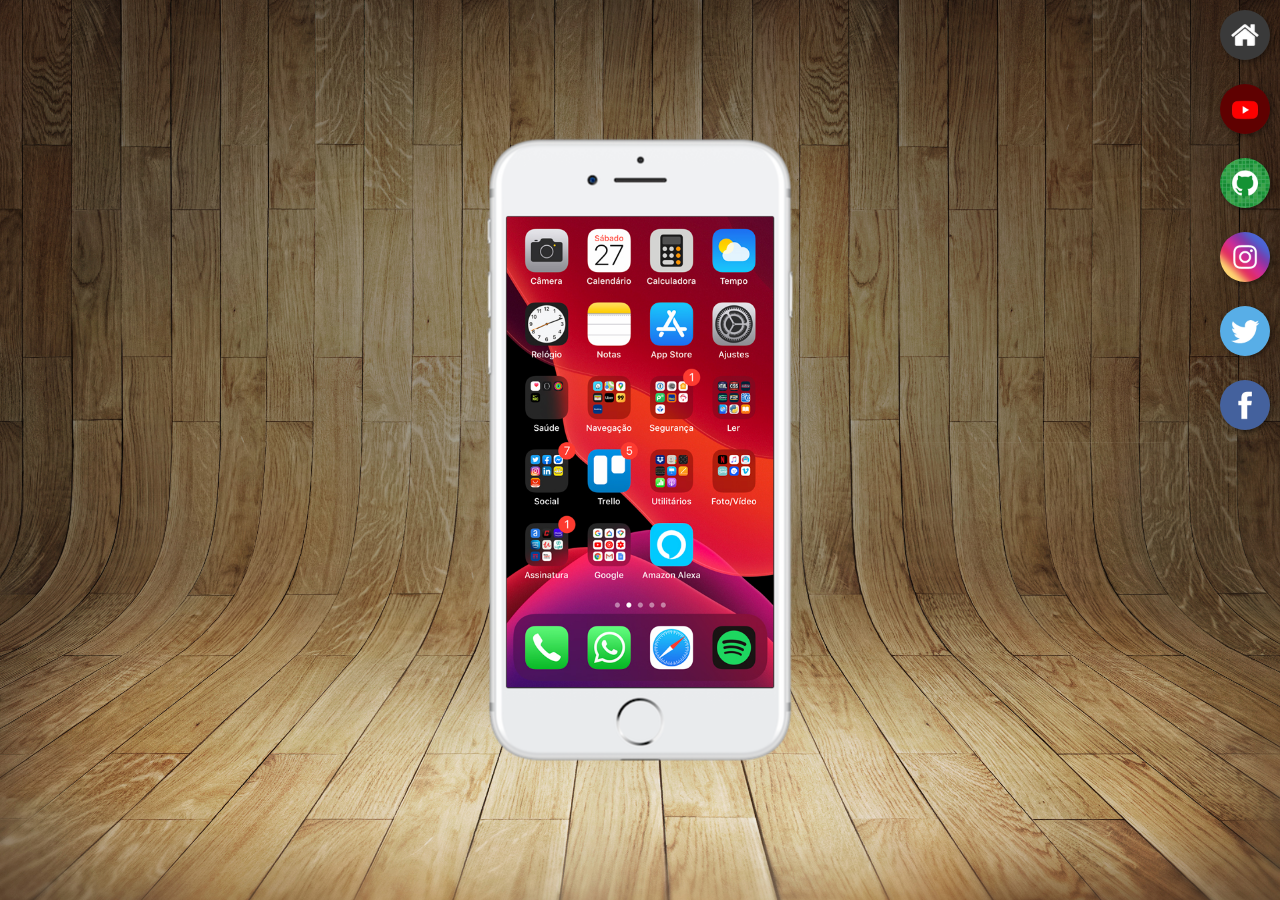
<file: index.html>
<!DOCTYPE html>
<html lang="pt-br">
<head>
    <meta charset="UTF-8">
    <meta http-equiv="X-UA-Compatible" content="IE=edge">
    <meta name="viewport" content="width=device-width, initial-scale=1.0">
    <title>Redes Sociais</title>
    <link rel="stylesheet" href="estilos/style.css">
</head>
<body>
    <main>
        <section id="telefone">
            <iframe src="./redes/home.html" frameborder="0" name="tela" id="tela">Navegador incompatível</iframe>
        </section>

        <section id="redes-sociais">
            <a href="redes/home.html" target="tela">
                <img src="imagens/logo-home.jpg" alt="Home">
            </a><br>
            <a href="redes/youtube.html" target="tela">
                <img src="imagens/logo-youtube.jpg" alt="YouTube">
            </a><br>
            <a href="redes/github.html" target="tela">
                <img src="./imagens/logo-github.jpg" alt="GitHub">
            </a><br>
            <a href="./redes/instagram.html" target="tela">
                <img src="./imagens/logo-instagram.jpg" alt="Instagram">
            </a><br>
            <a href="./redes/twitter.html" target="tela">
                <img src="imagens/logo-twitter.jpg" alt="Twitter">
            </a><br>
            <a href="redes/facebook.html" target="tela">
                <img src="imagens/logo-facebook.jpg" alt="Facebook">
            </a><br>

        </section>
    </main>
</body>
</html>
</file>
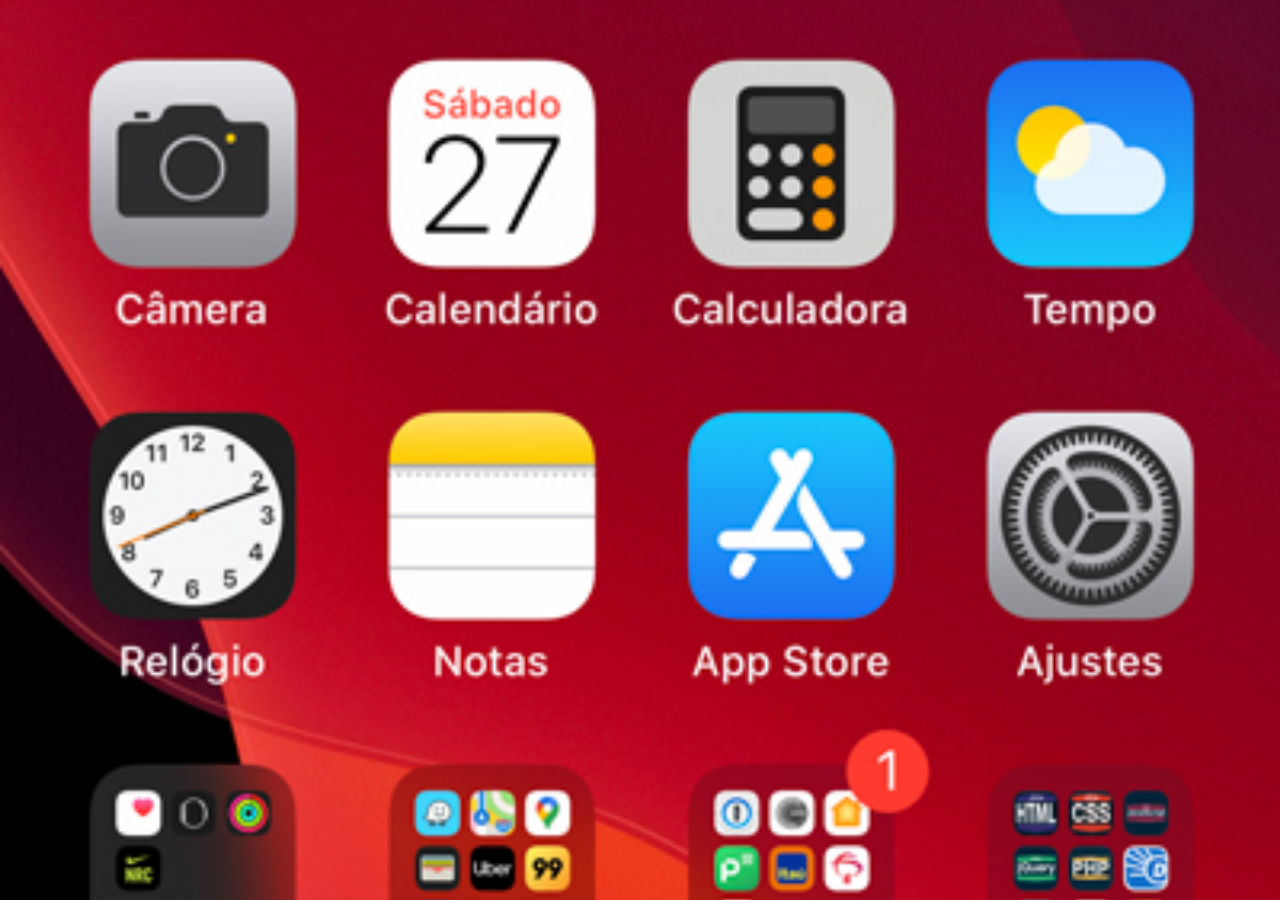
<file: home.html>
<!DOCTYPE html>
<html lang="pt-br">
<head>
    <meta charset="UTF-8">
    <meta http-equiv="X-UA-Compatible" content="IE=edge">
    <meta name="viewport" content="width=device-width, initial-scale=1.0">
    <title>Home</title>

    <style>
        *{
            margin: 0px;
            padding: 0px;
        }

        body{
            width: 100vw;
            height: 100vh;
            background: black url('./imagens/tela-home.jpg') no-repeat top center;
            background-size: cover;
        }
    </style>
</head>
<body>
    
</body>
</html>
</file>
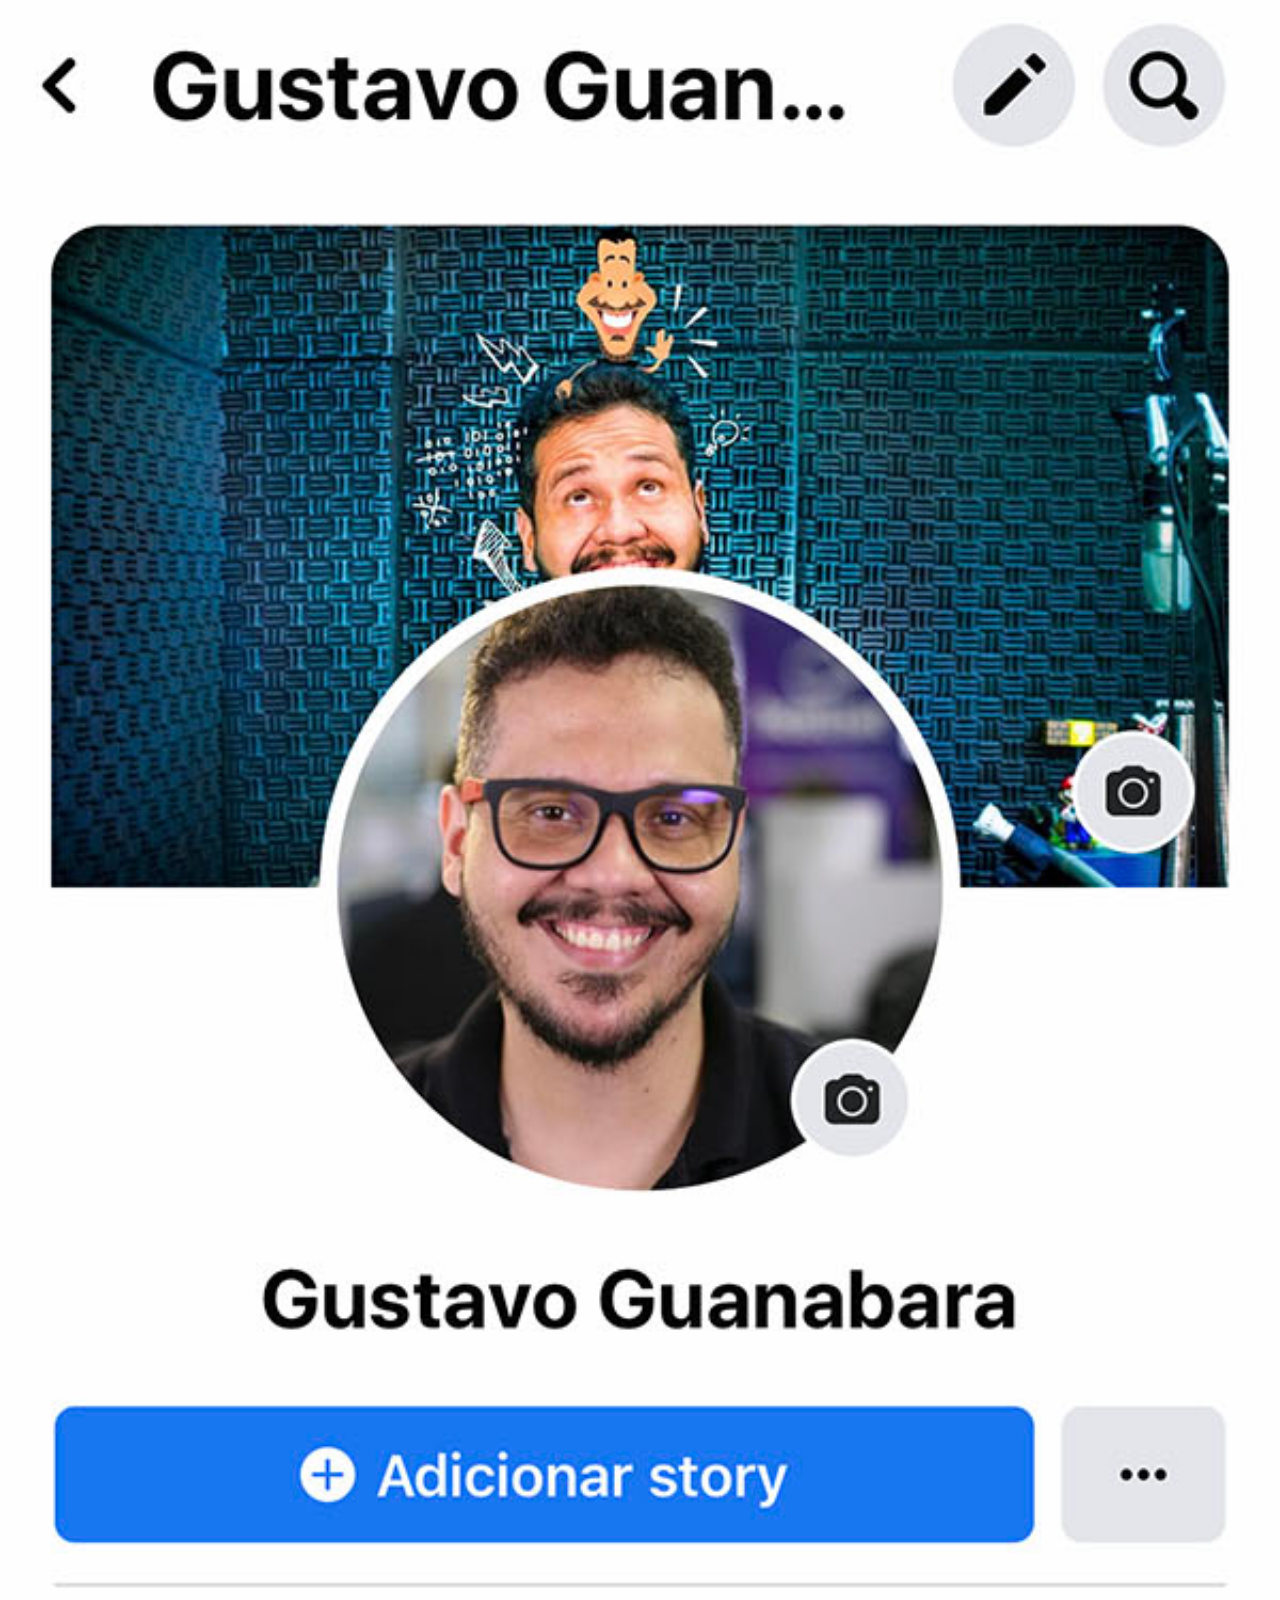
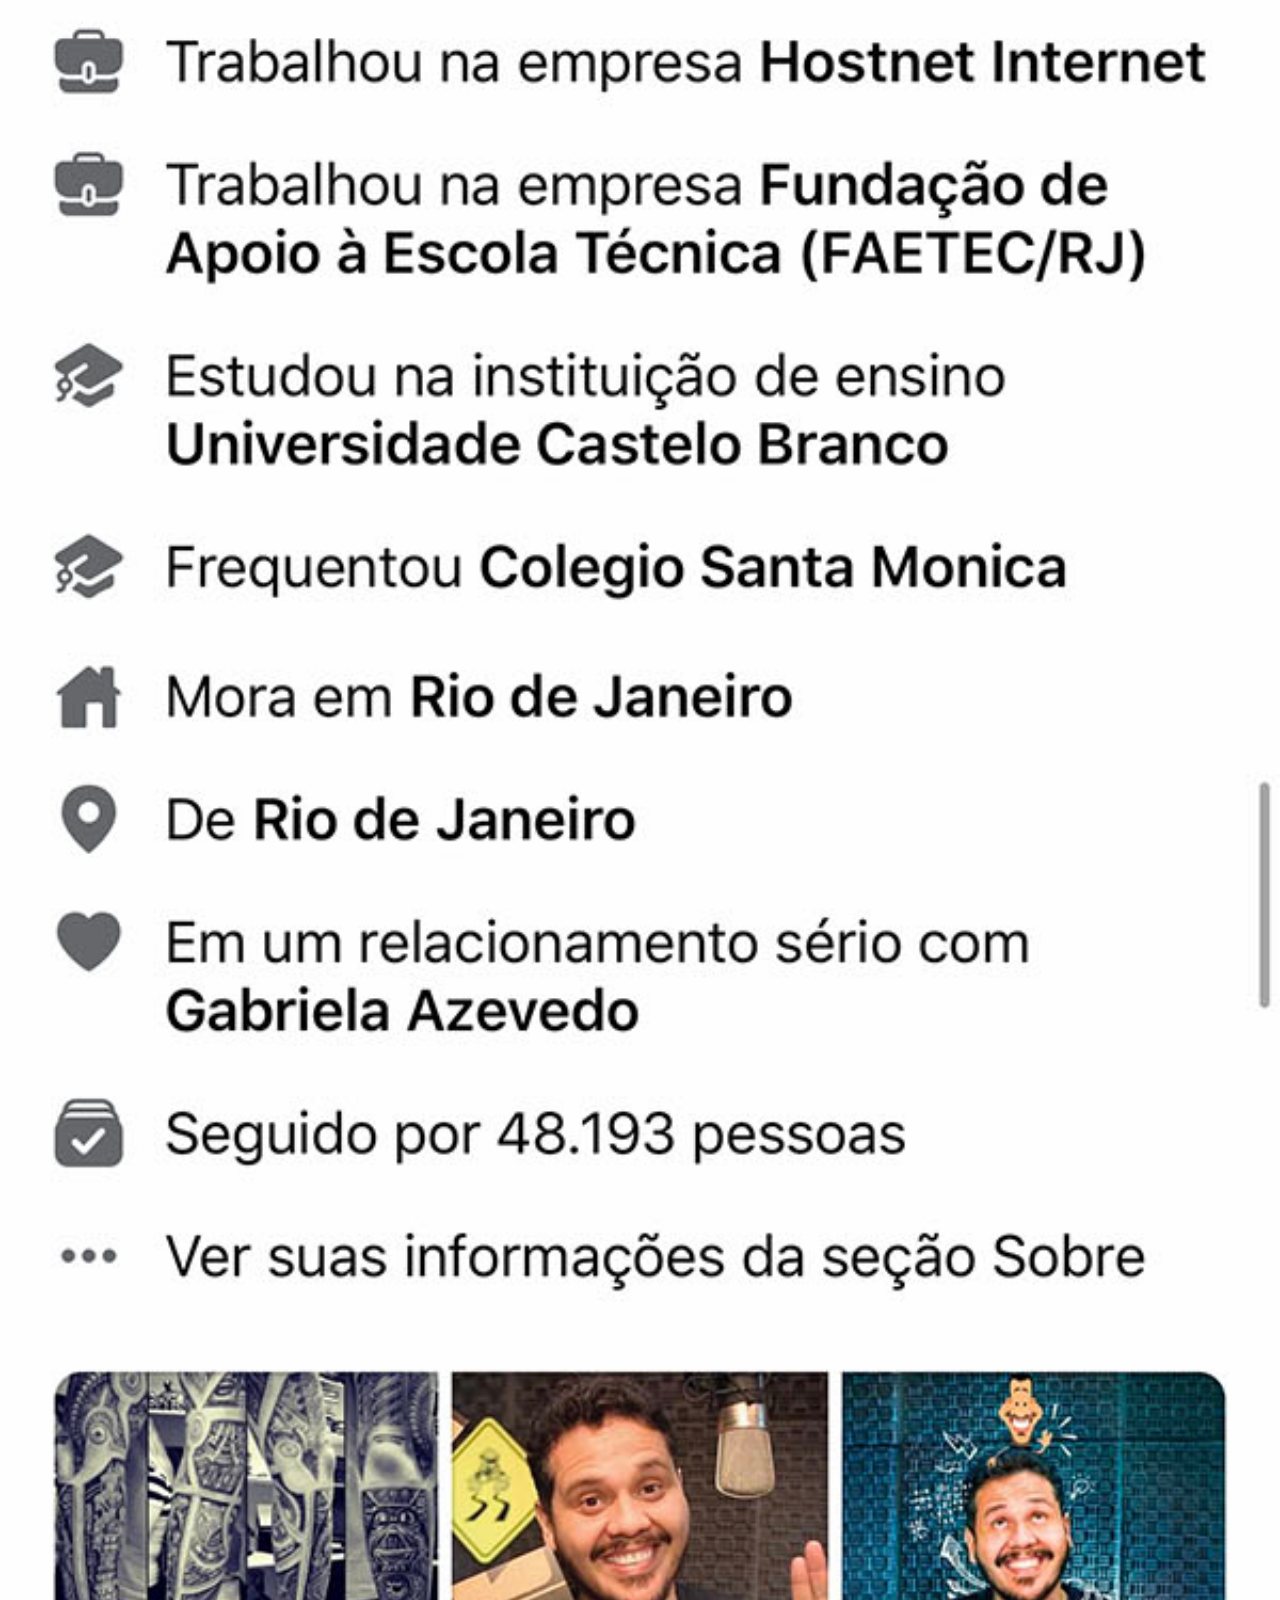
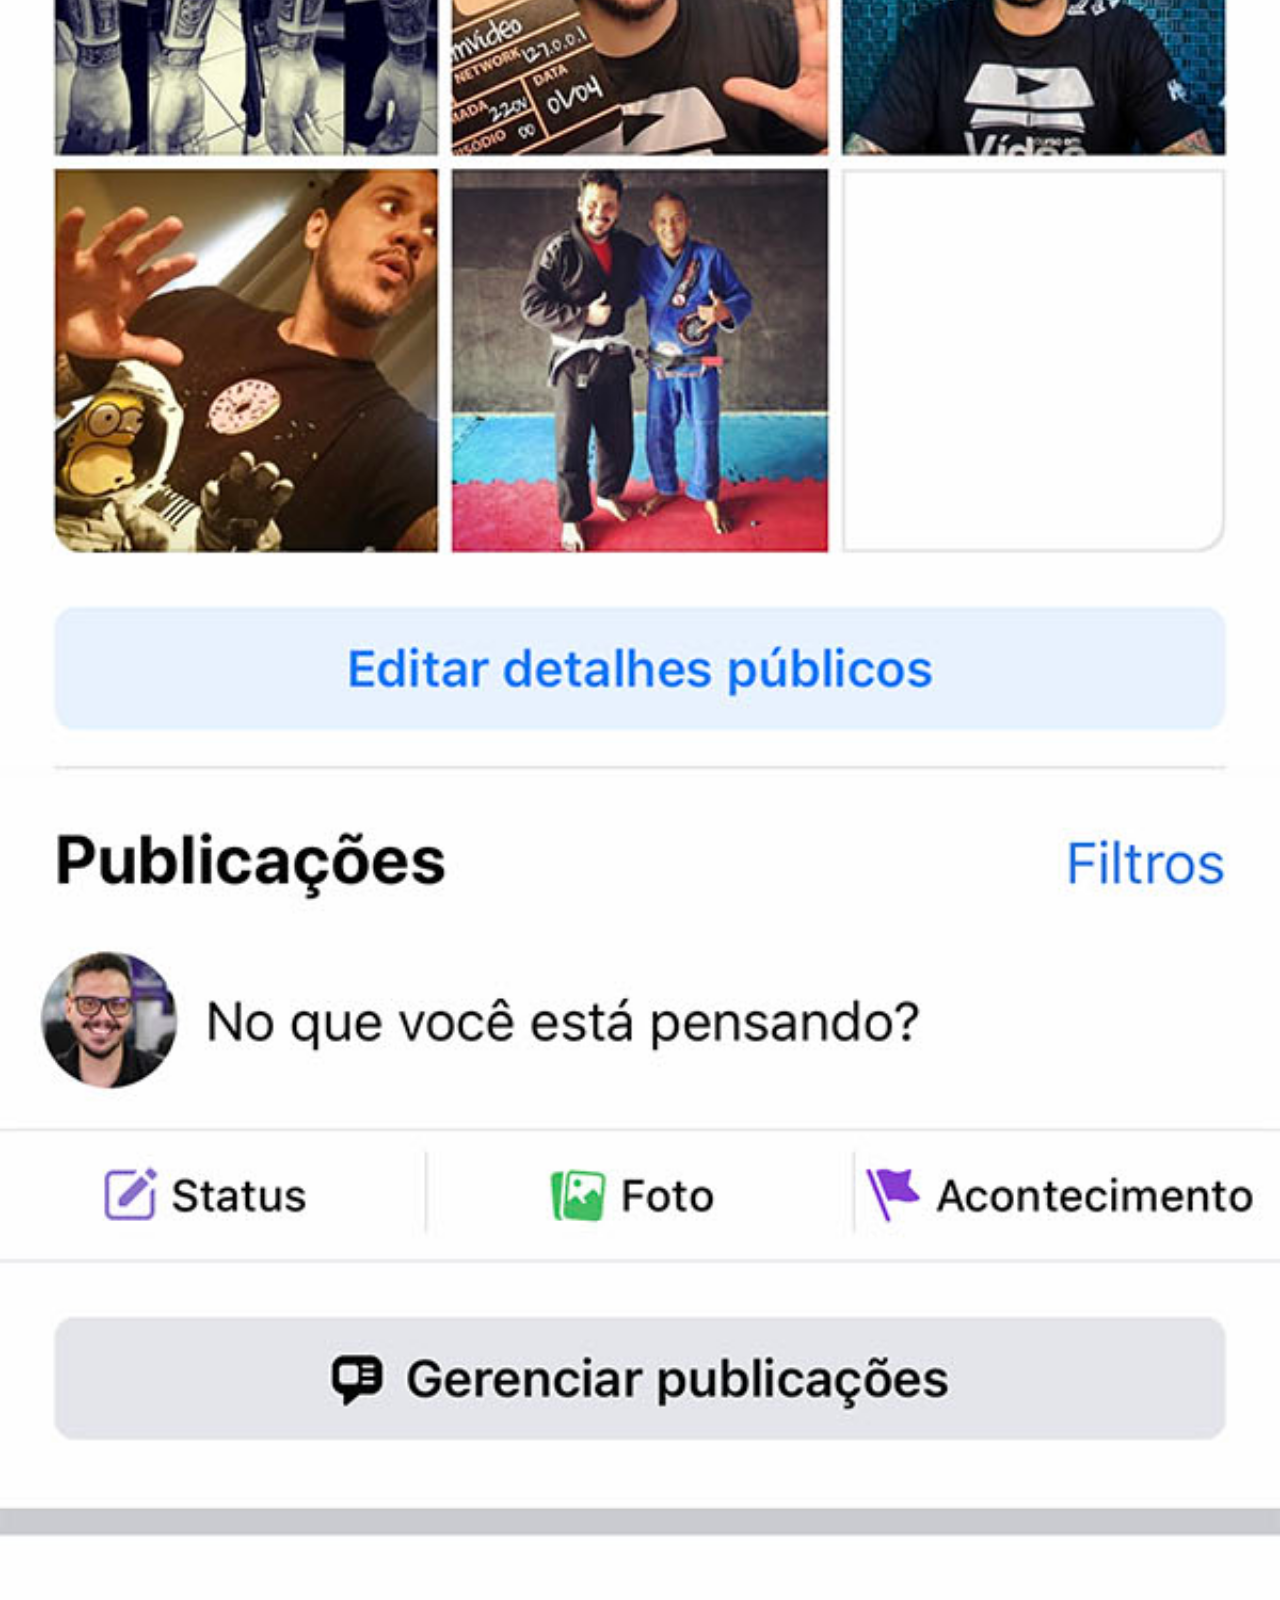
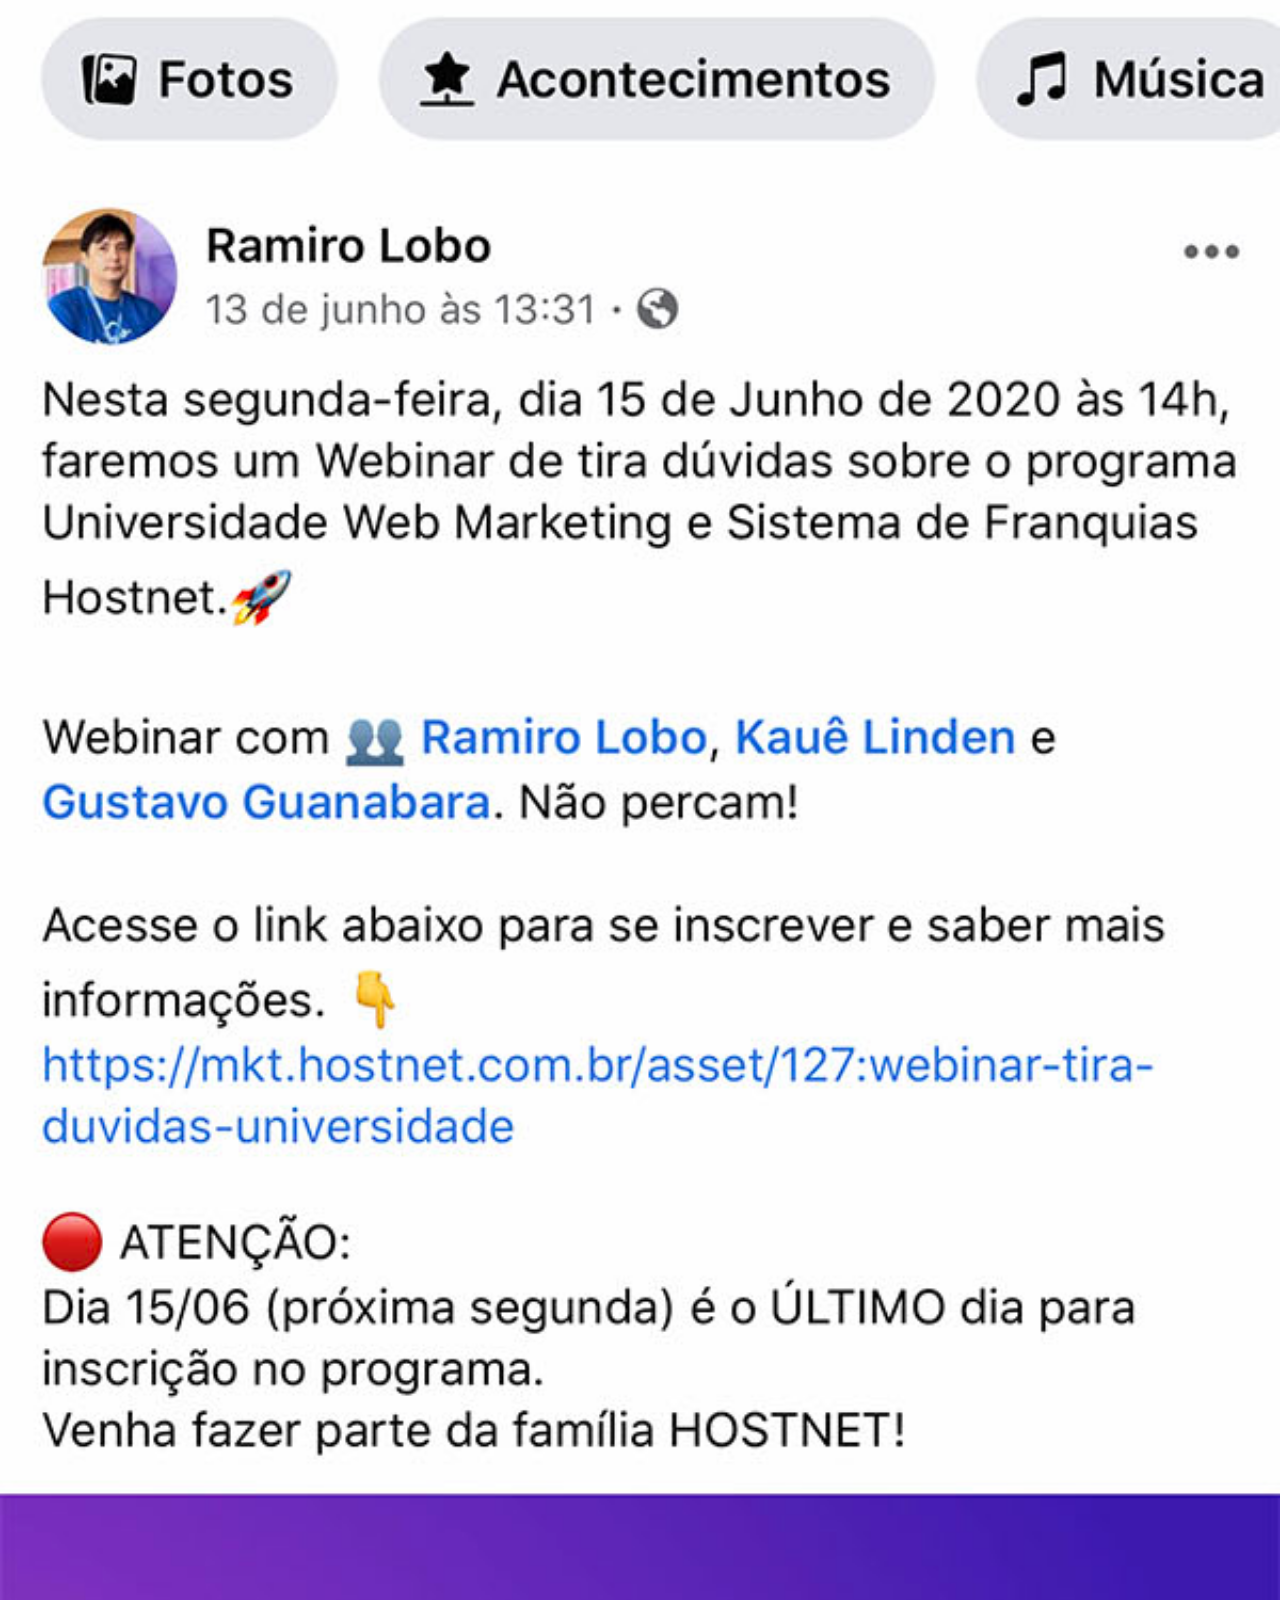
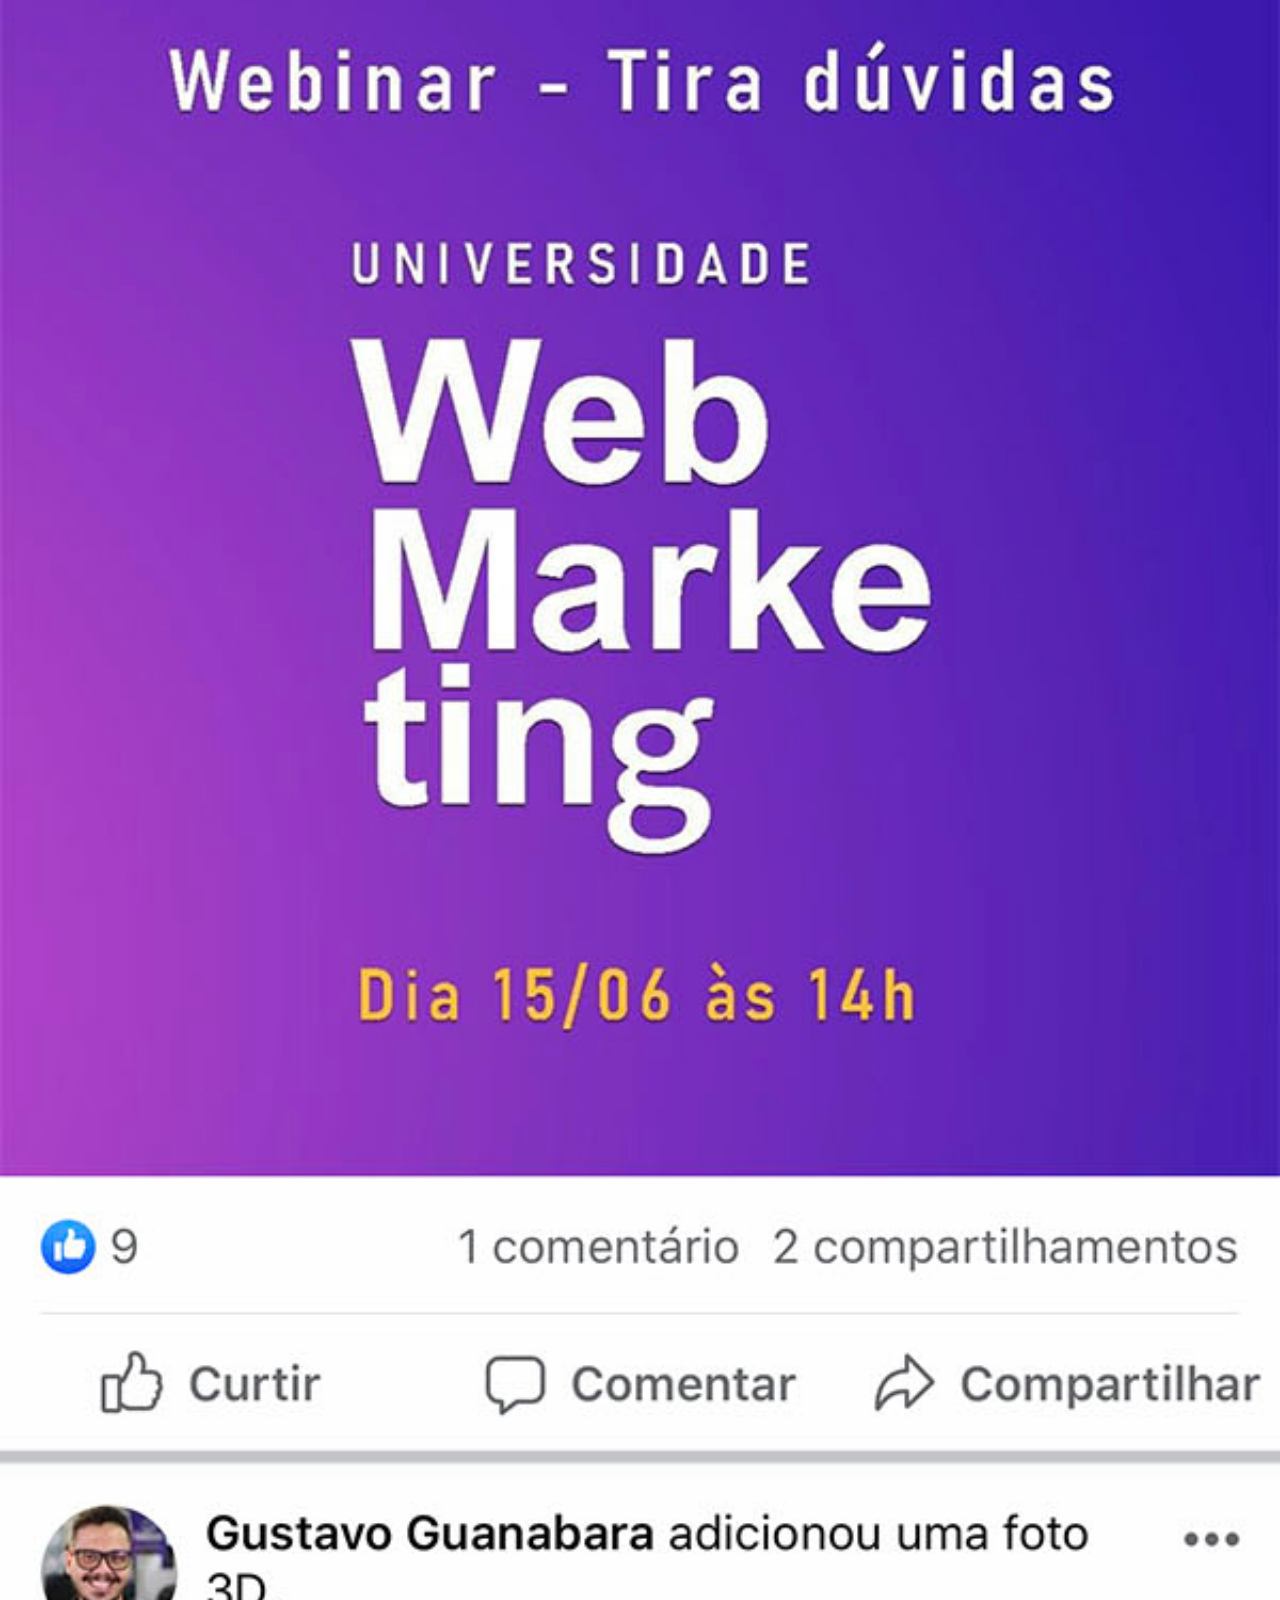
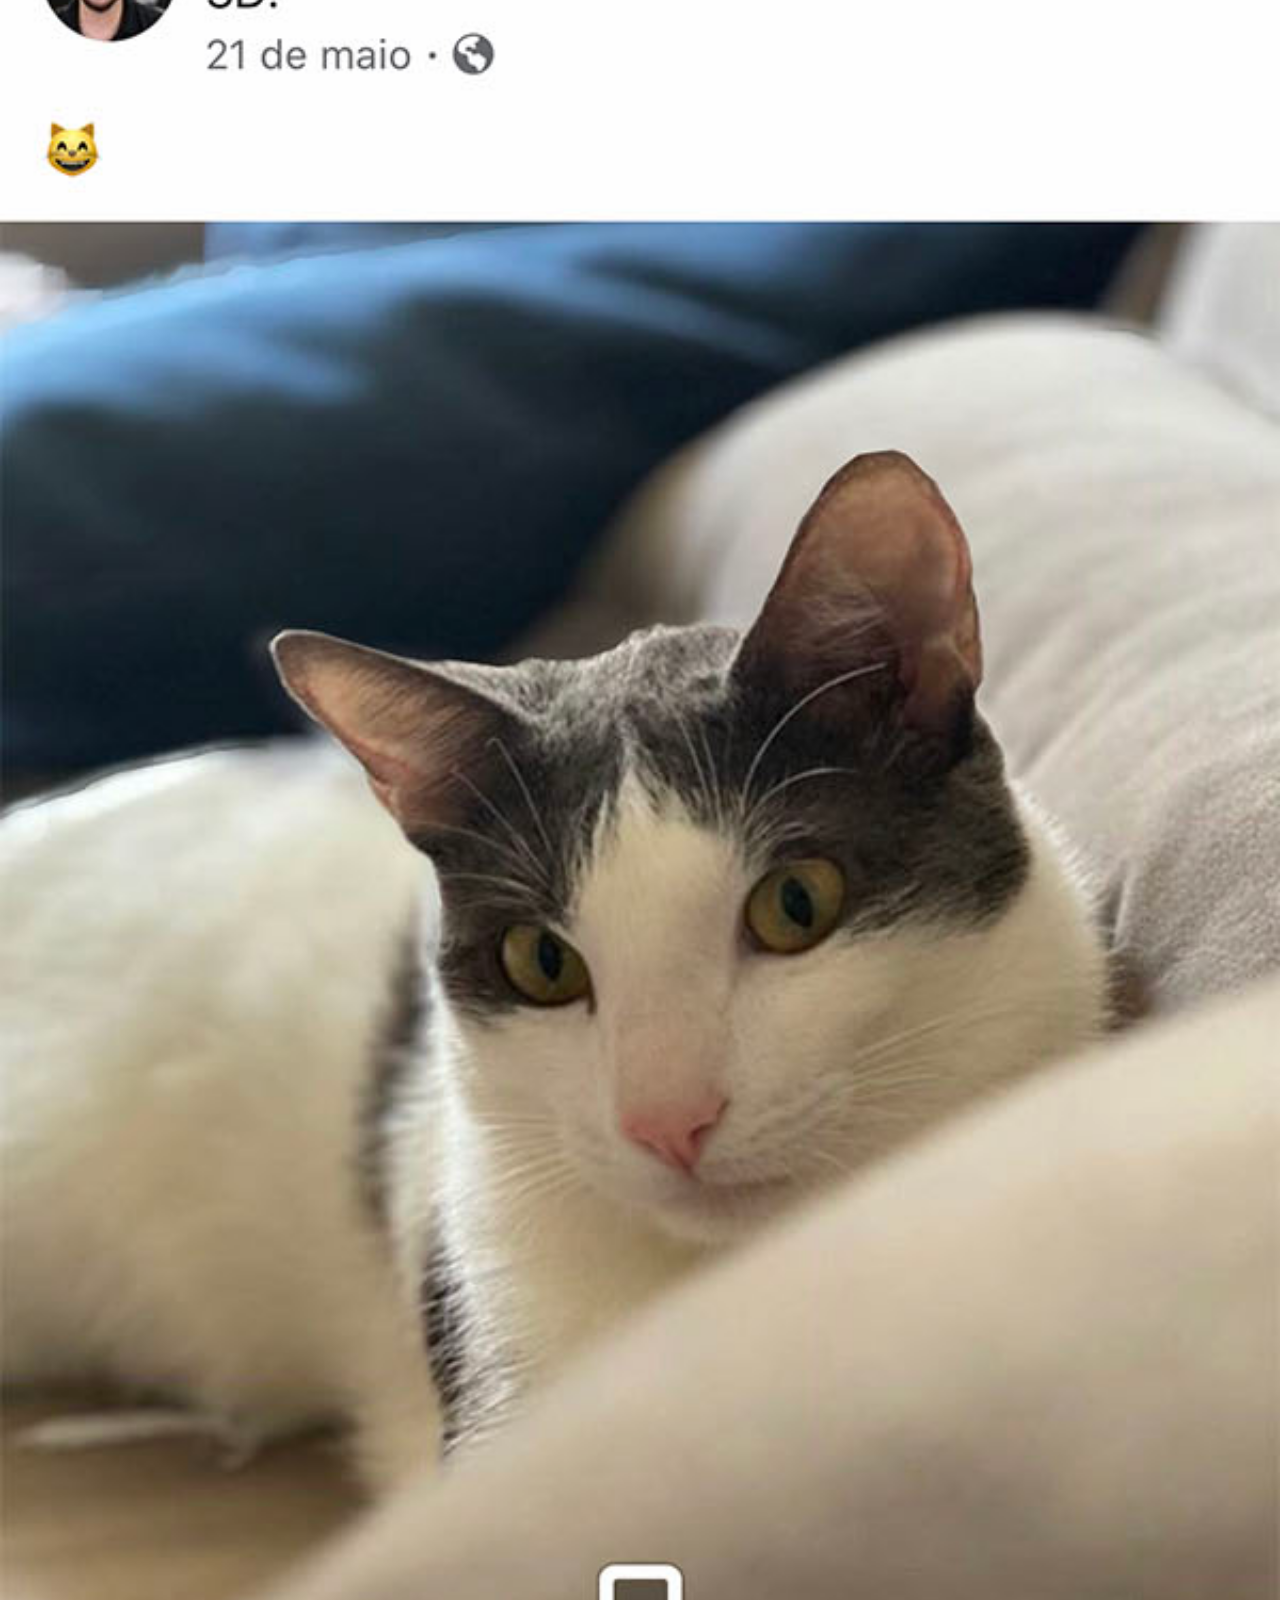
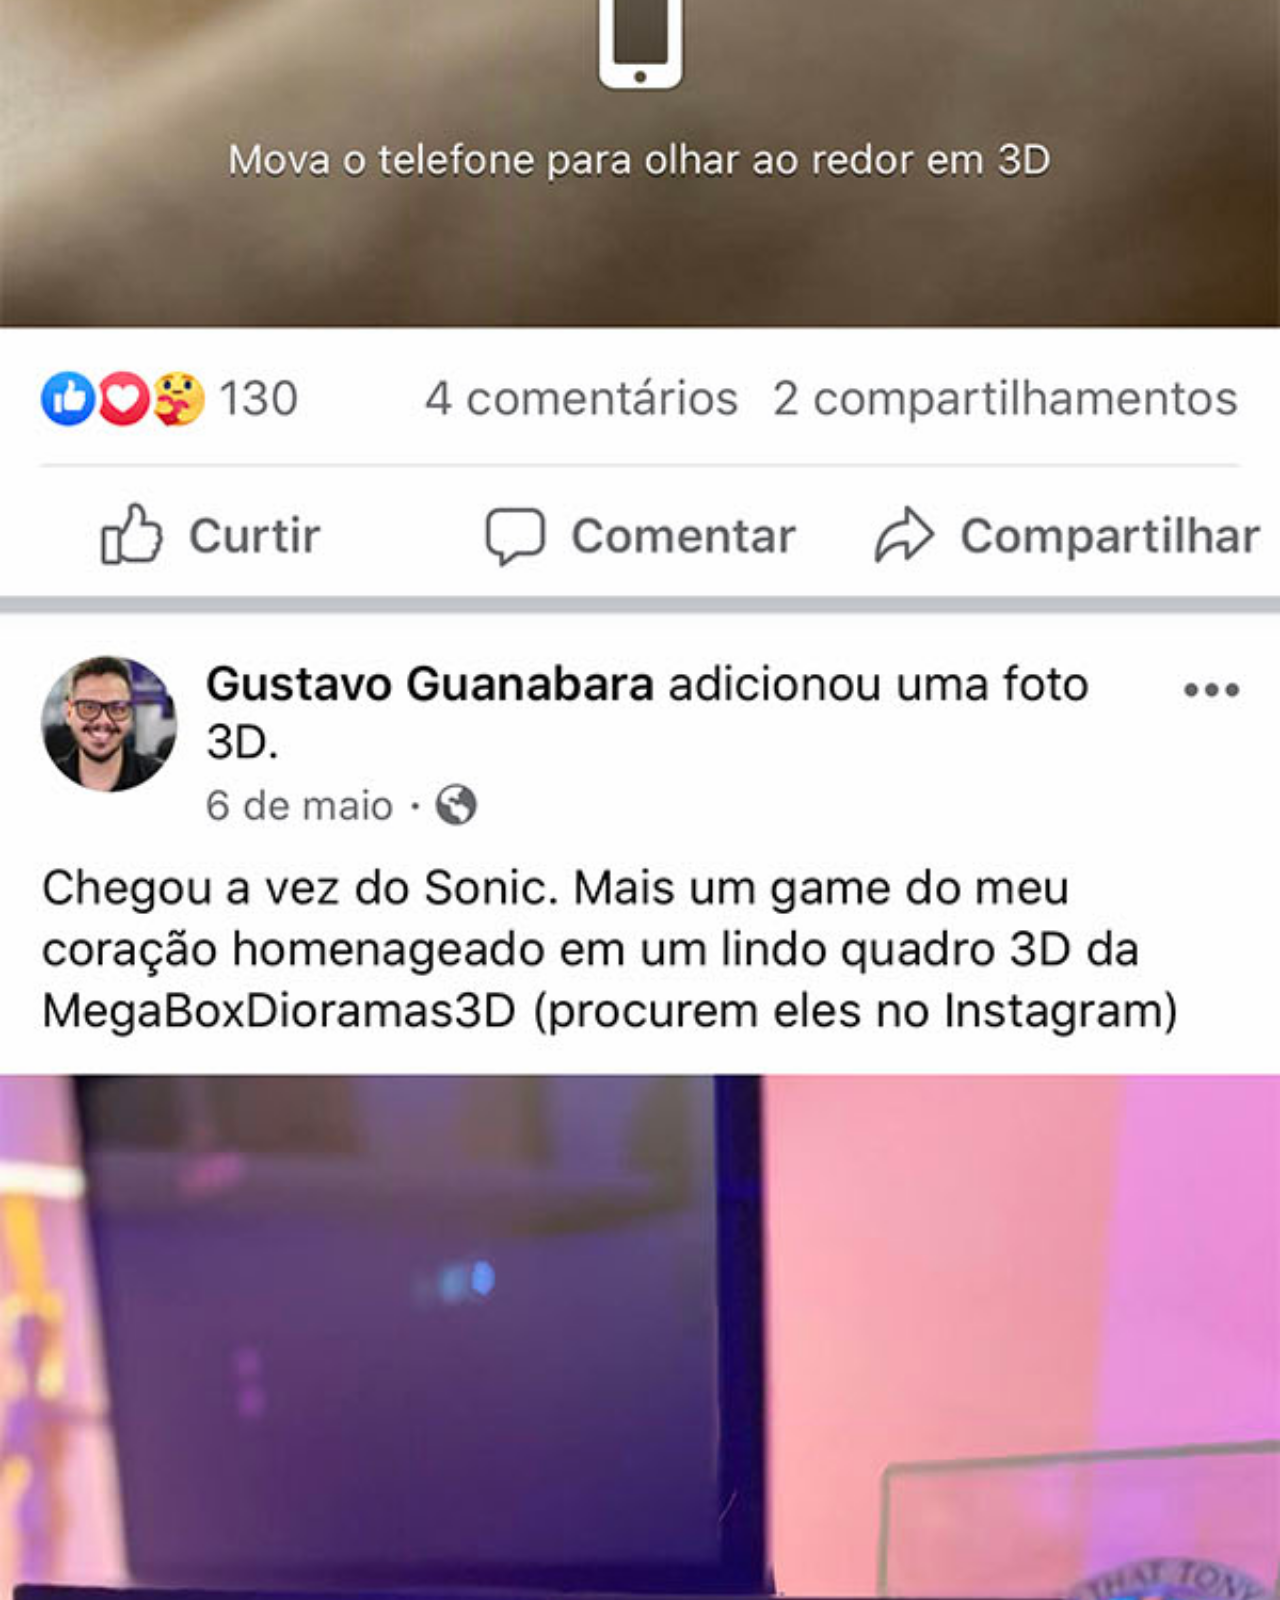
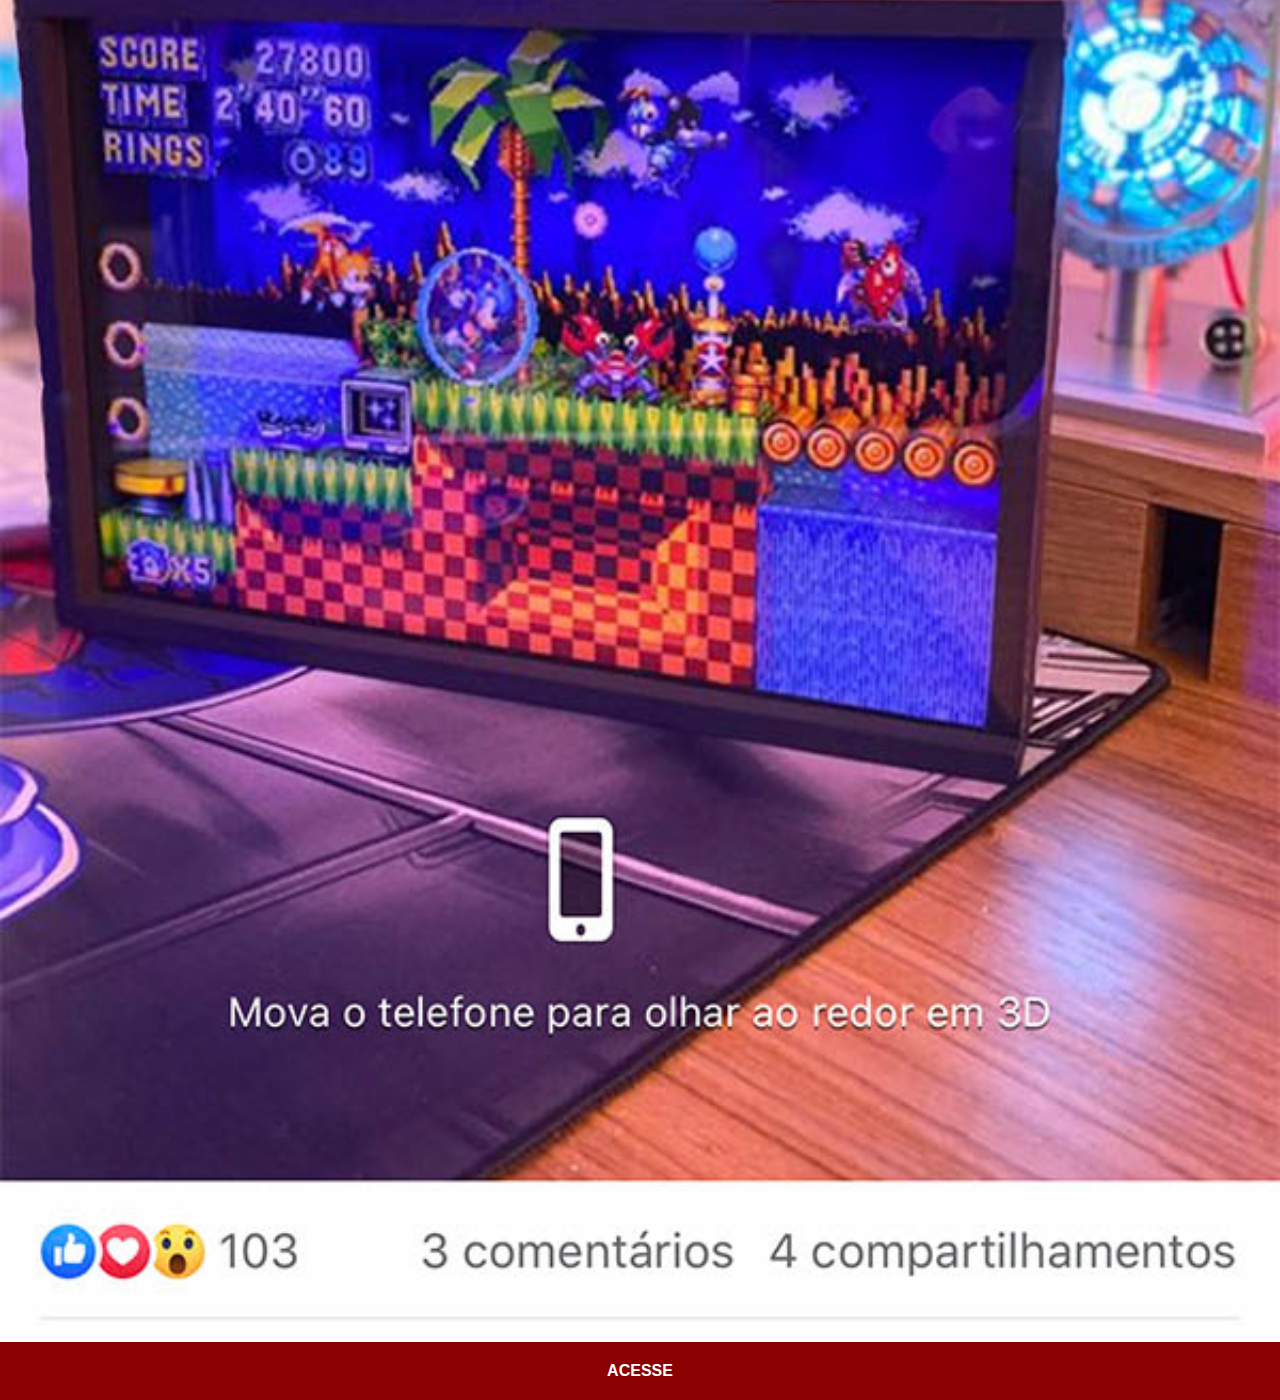
<file: redes/facebook.html>
<!DOCTYPE html>
<html lang="en">
<head>
    <meta charset="UTF-8">
    <meta http-equiv="X-UA-Compatible" content="IE=edge">
    <meta name="viewport" content="width=device-width, initial-scale=1.0">
    <title>Facebook</title>
    <link rel="stylesheet" href="../estilos/social.css">
</head>
<body>
    <img src="../imagens/tela-facebook.jpg" alt="Facebook">
    <a href="https://www.facebook.com/campaign/landing.php?&campaign_id=1661784632&extra_1=s%7Cc%7C320269324047%7Ce%7Cfacebook%7C&placement=&creative=320269324047&keyword=facebook&partner_id=googlesem&extra_2=campaignid%3D1661784632%26adgroupid%3D63686352403%26matchtype%3De%26network%3Dg%26source%3Dnotmobile%26search_or_content%3Ds%26device%3Dc%26devicemodel%3D%26adposition%3D%26target%3D%26targetid%3Dkwd-541132862%26loc_physical_ms%3D1001545%26loc_interest_ms%3D%26feeditemid%3D%26param1%3D%26param2%3D&gclid=Cj0KCQiAn4SeBhCwARIsANeF9DIX8fQ3f4XusraJombf1Wvivn7bQYFtJ4xxC98wrsImHBkesW8RE9UaAtyREALw_wcB">ACESSE</a>
</body>
</html>
</file>
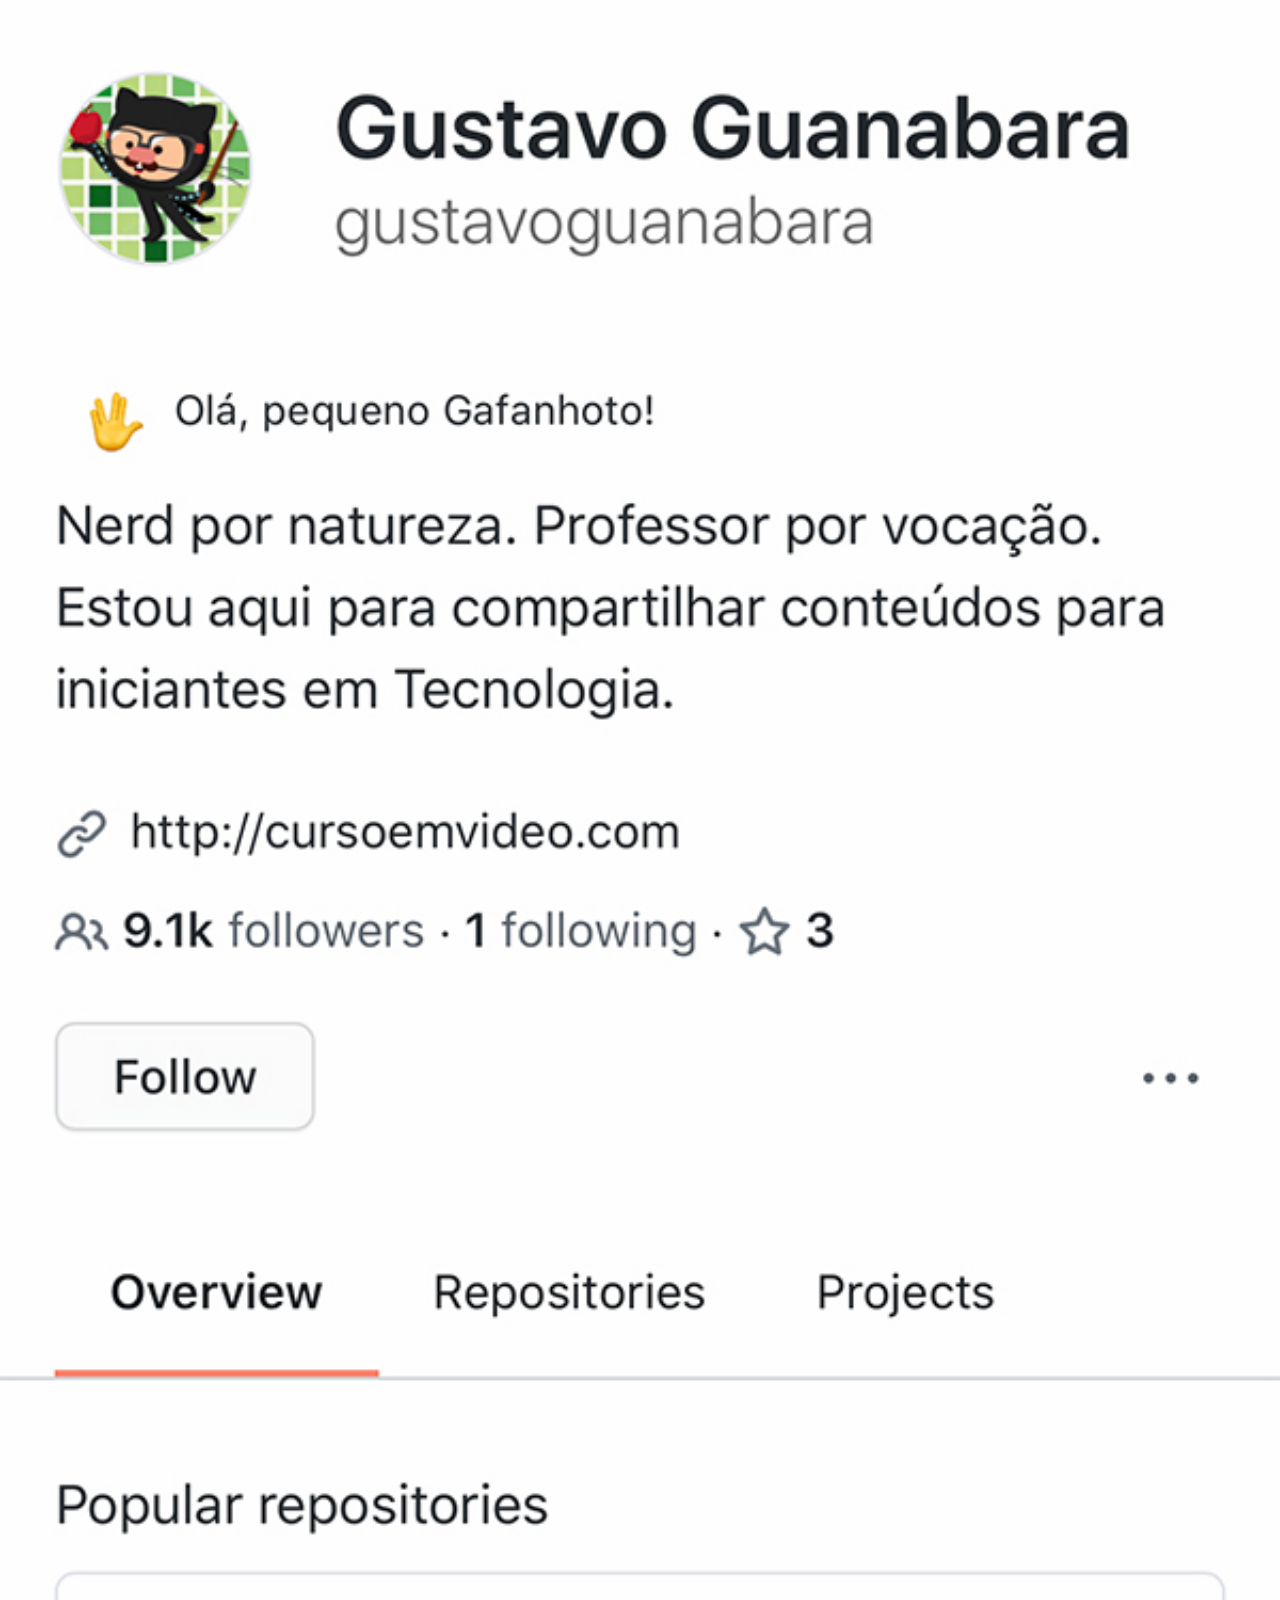
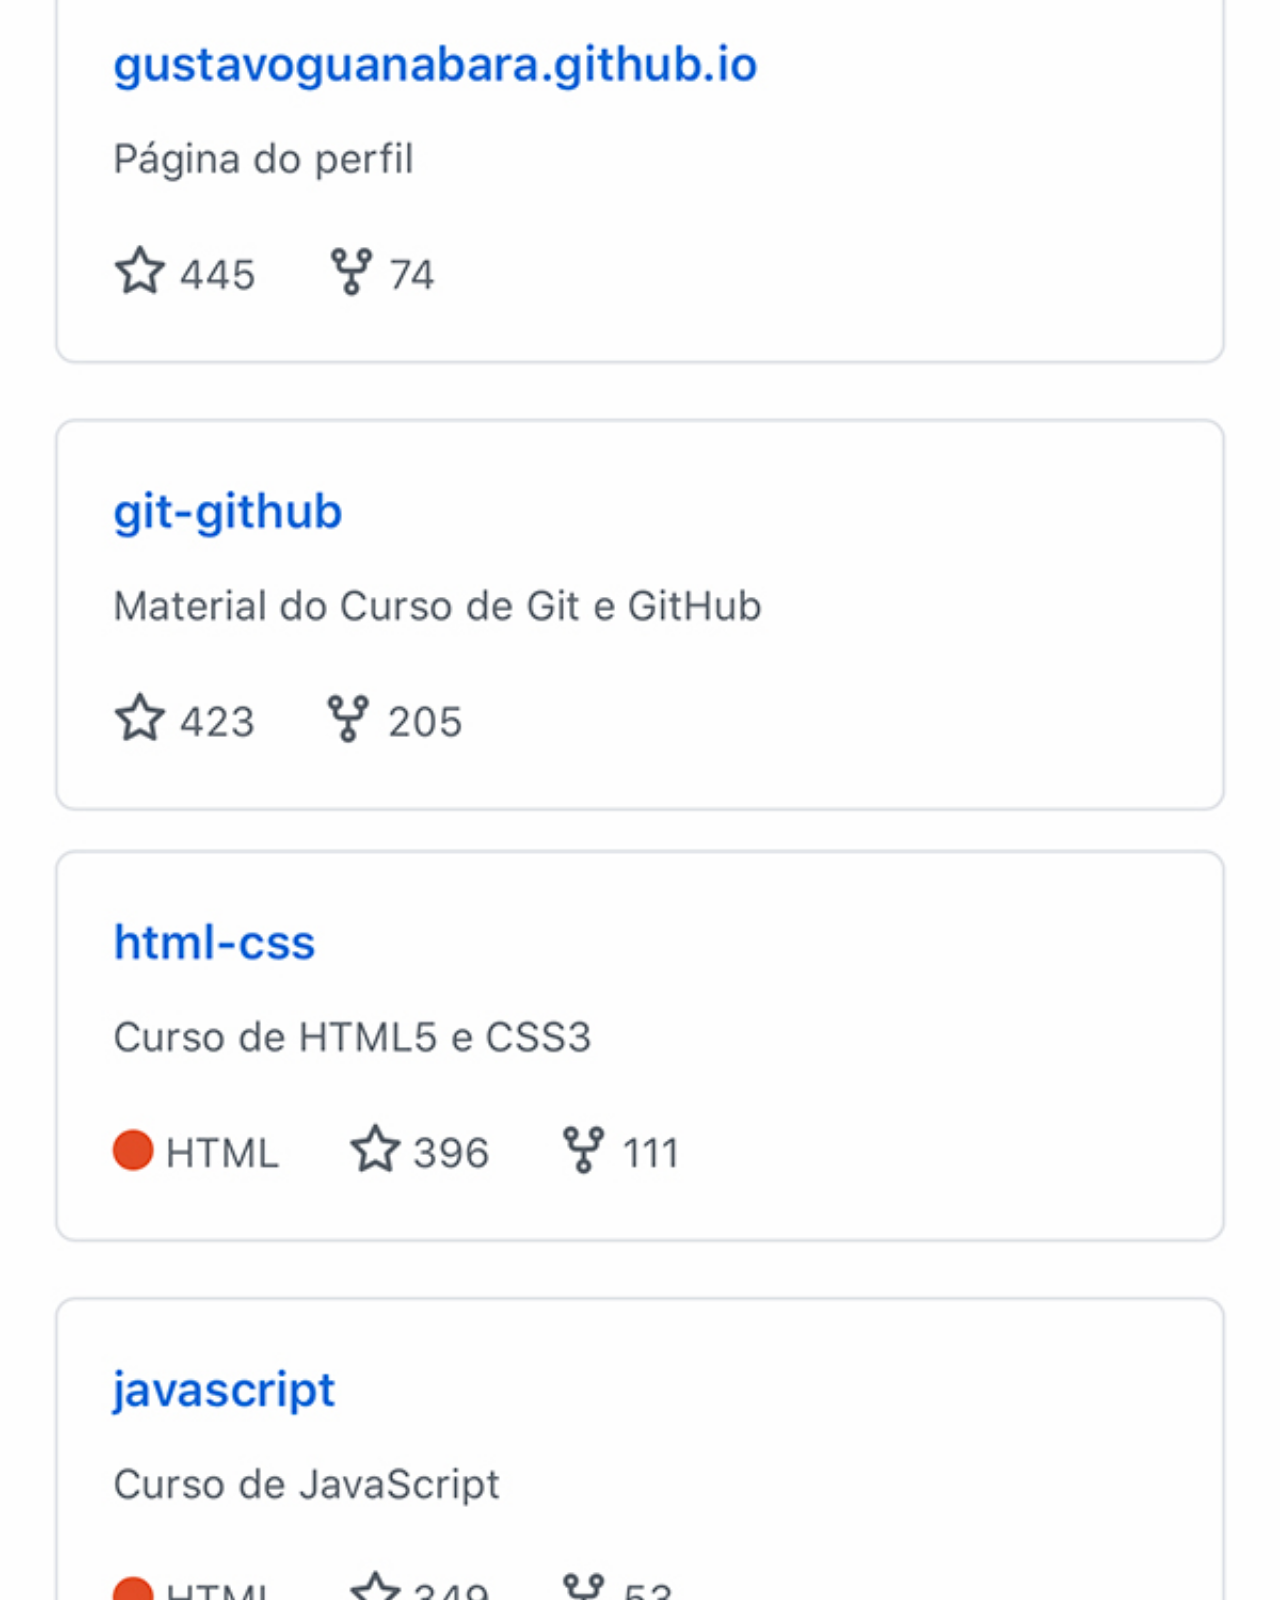
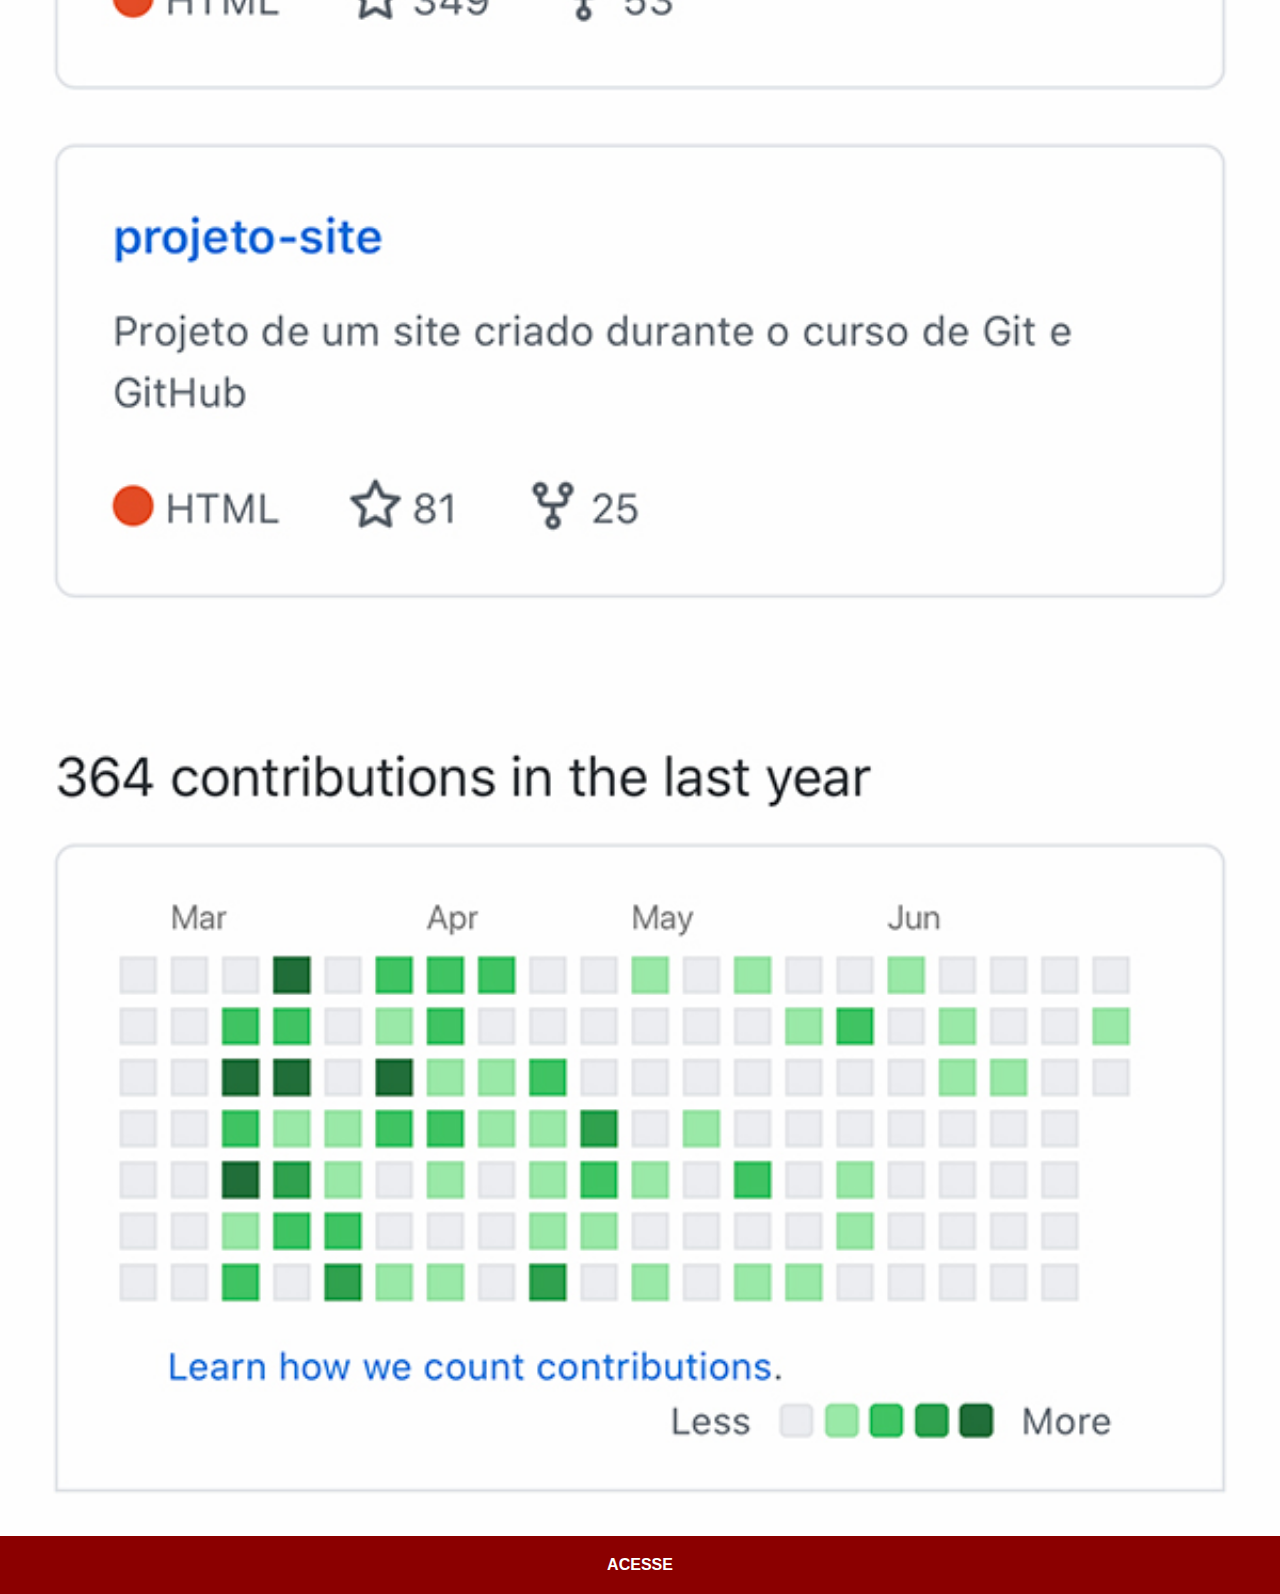
<file: redes/github.html>
<!DOCTYPE html>
<html lang="pt-br">
<head>
    <meta charset="UTF-8">
    <meta http-equiv="X-UA-Compatible" content="IE=edge">
    <meta name="viewport" content="width=device-width, initial-scale=1.0">
    <title>GitHub</title>
    <link rel="stylesheet" href="../estilos/social.css">
</head>
<body>
    <img src="../imagens/tela-github.jpg" alt="GitHub">
    <a href="https://www.github.com/gustavomarianelli" target="_blank">ACESSE</a>
</body>
</html>
</file>
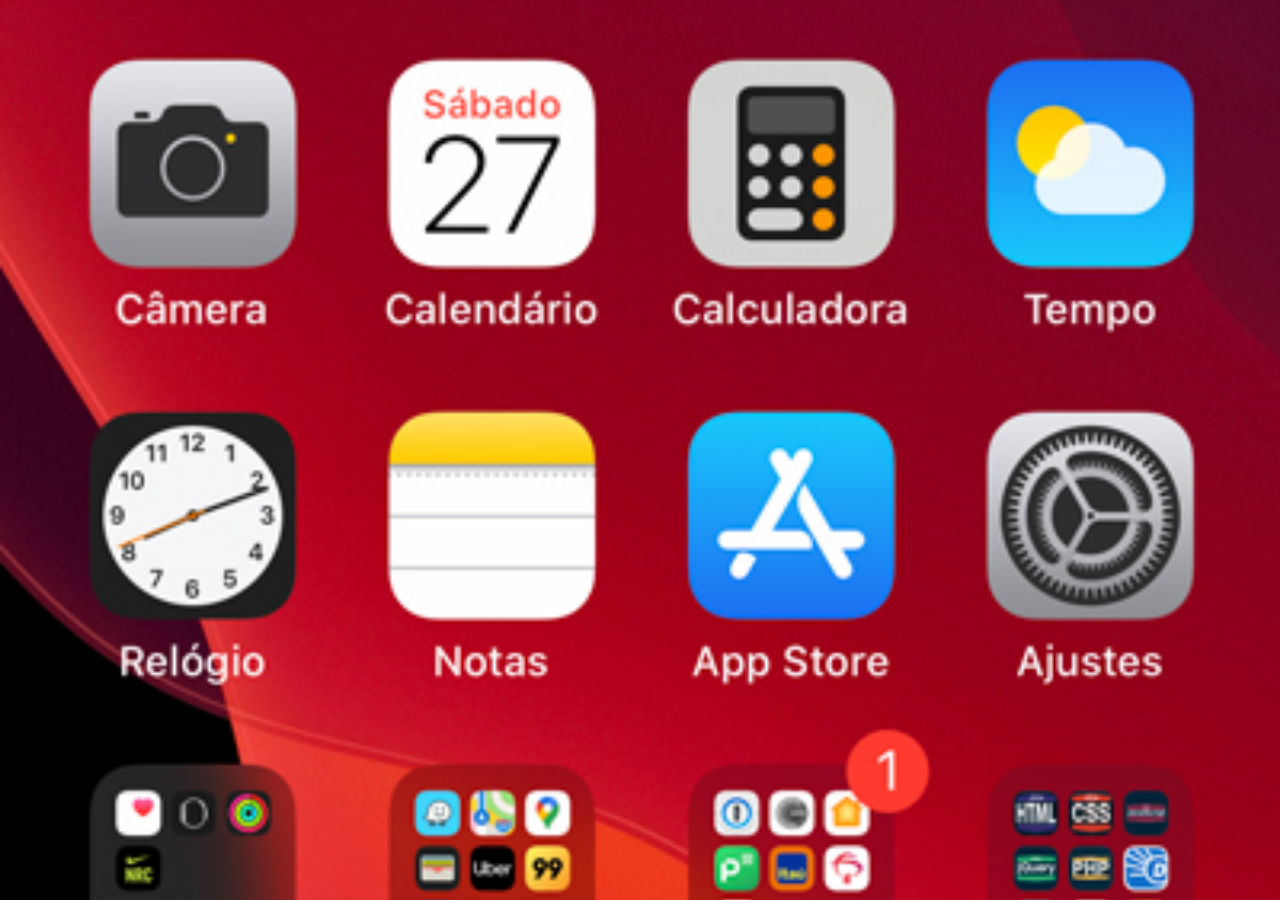
<file: redes/home.html>
<!DOCTYPE html>
<html lang="pt-br">
<head>
    <meta charset="UTF-8">
    <meta http-equiv="X-UA-Compatible" content="IE=edge">
    <meta name="viewport" content="width=device-width, initial-scale=1.0">
    <title>Home</title>

    <style>
        *{
            margin: 0px;
            padding: 0px;
        }

        body{
            width: 100vw;
            height: 100vh;
            background: black url('../imagens/tela-home.jpg') no-repeat top center;
            background-size: cover;
        }
    </style>
</head>
<body>
    
</body>
</html>
</file>
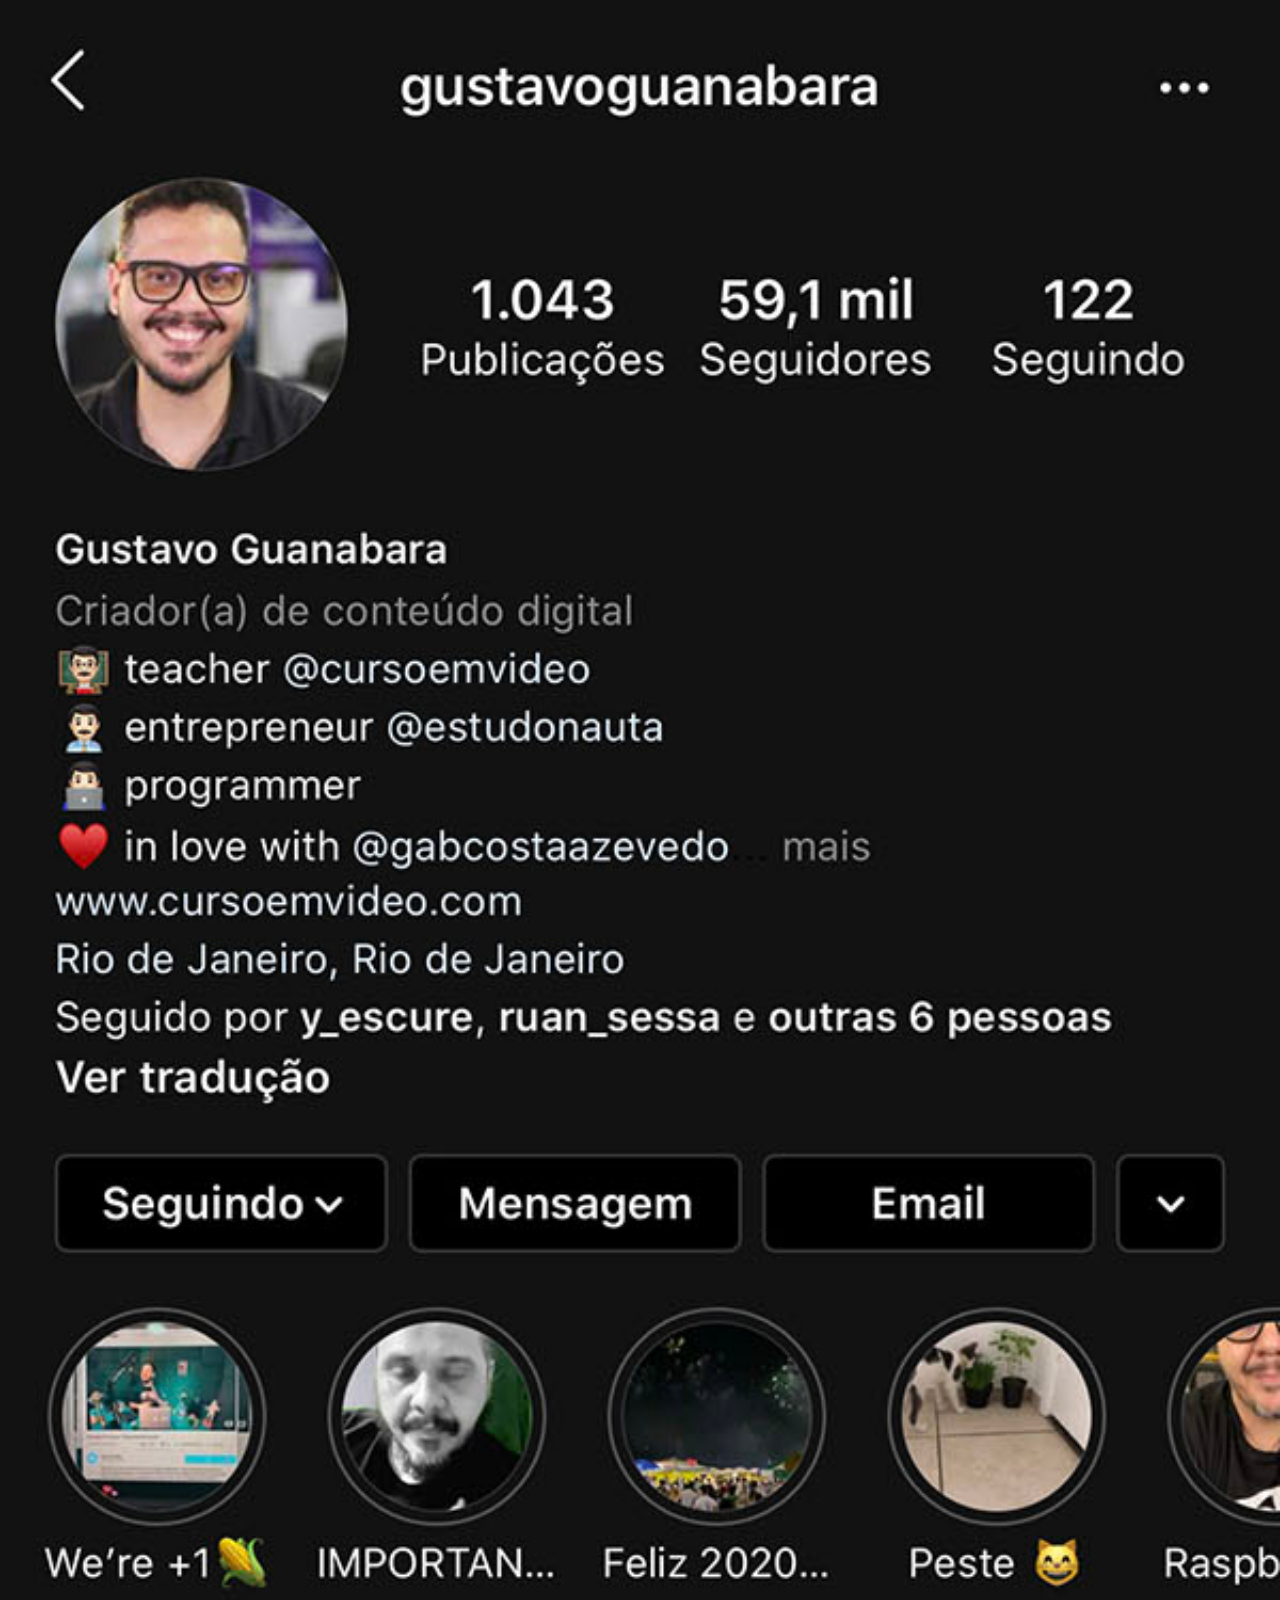
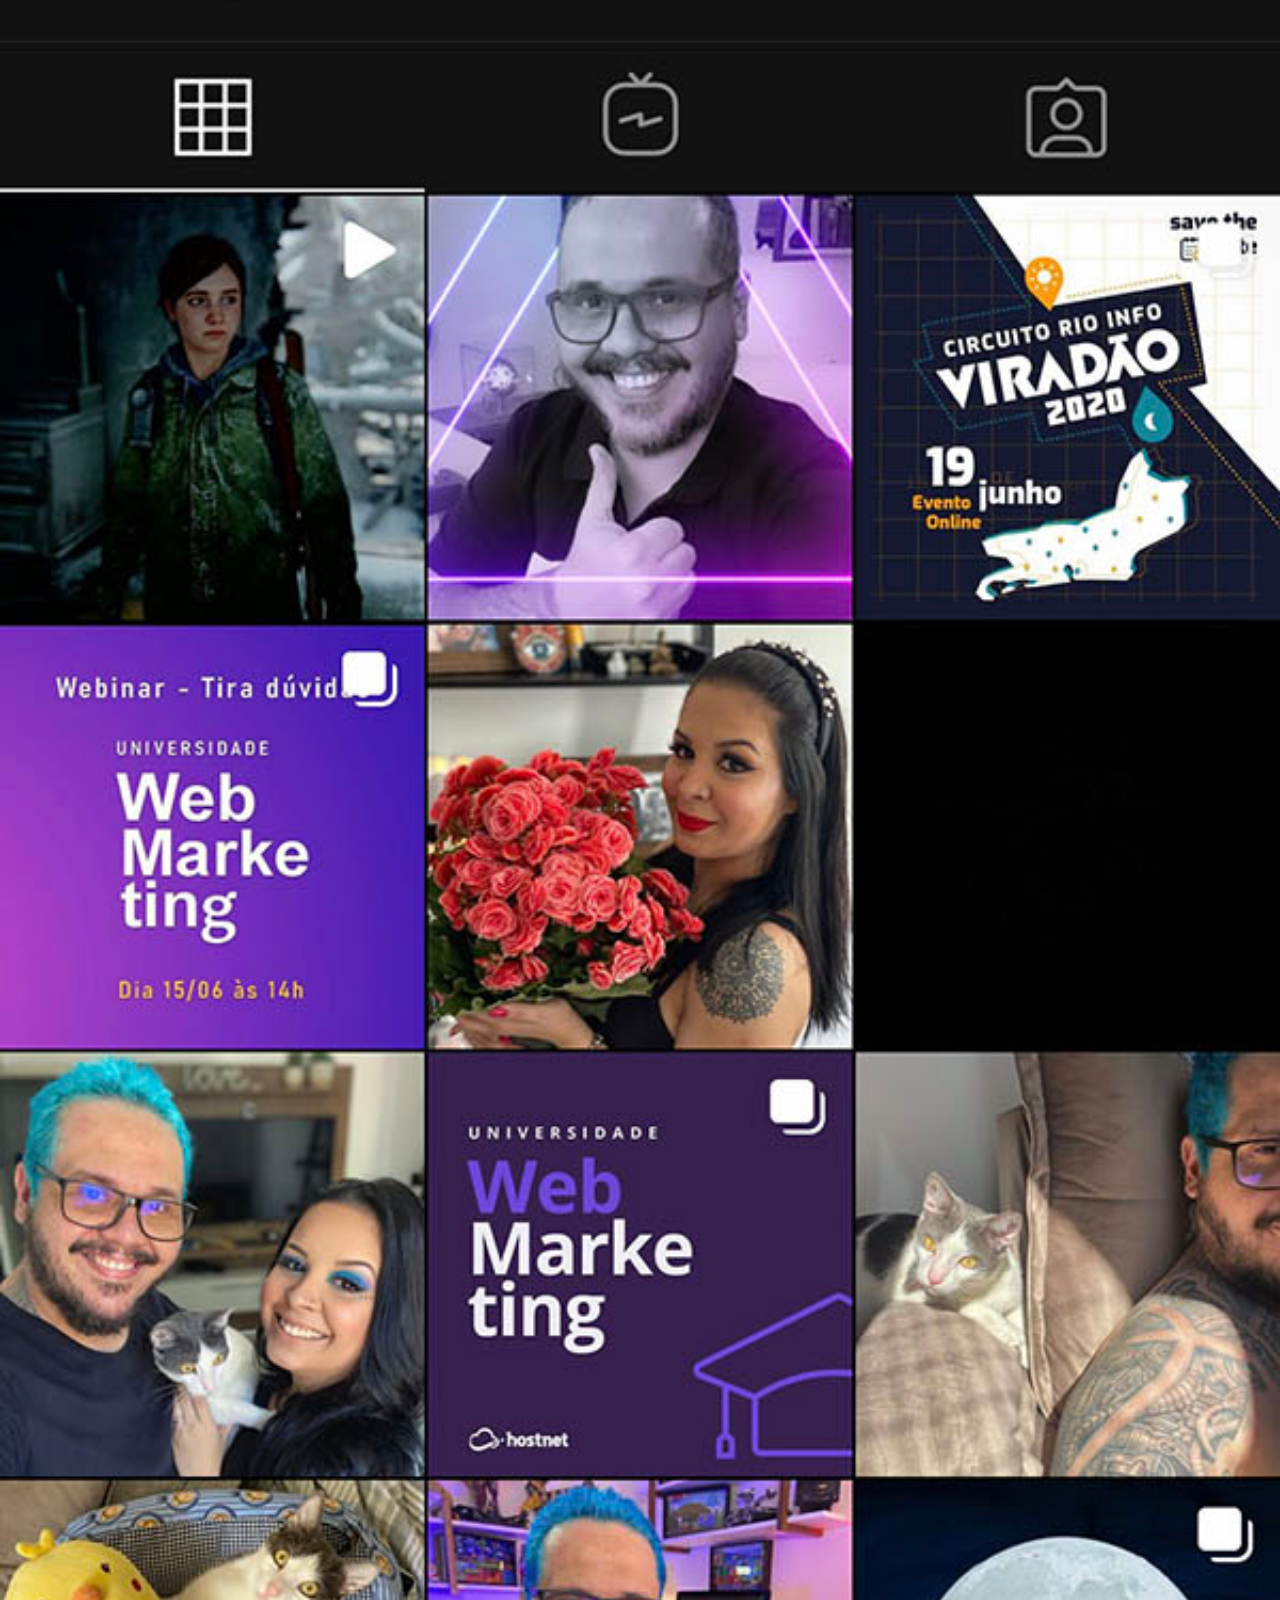
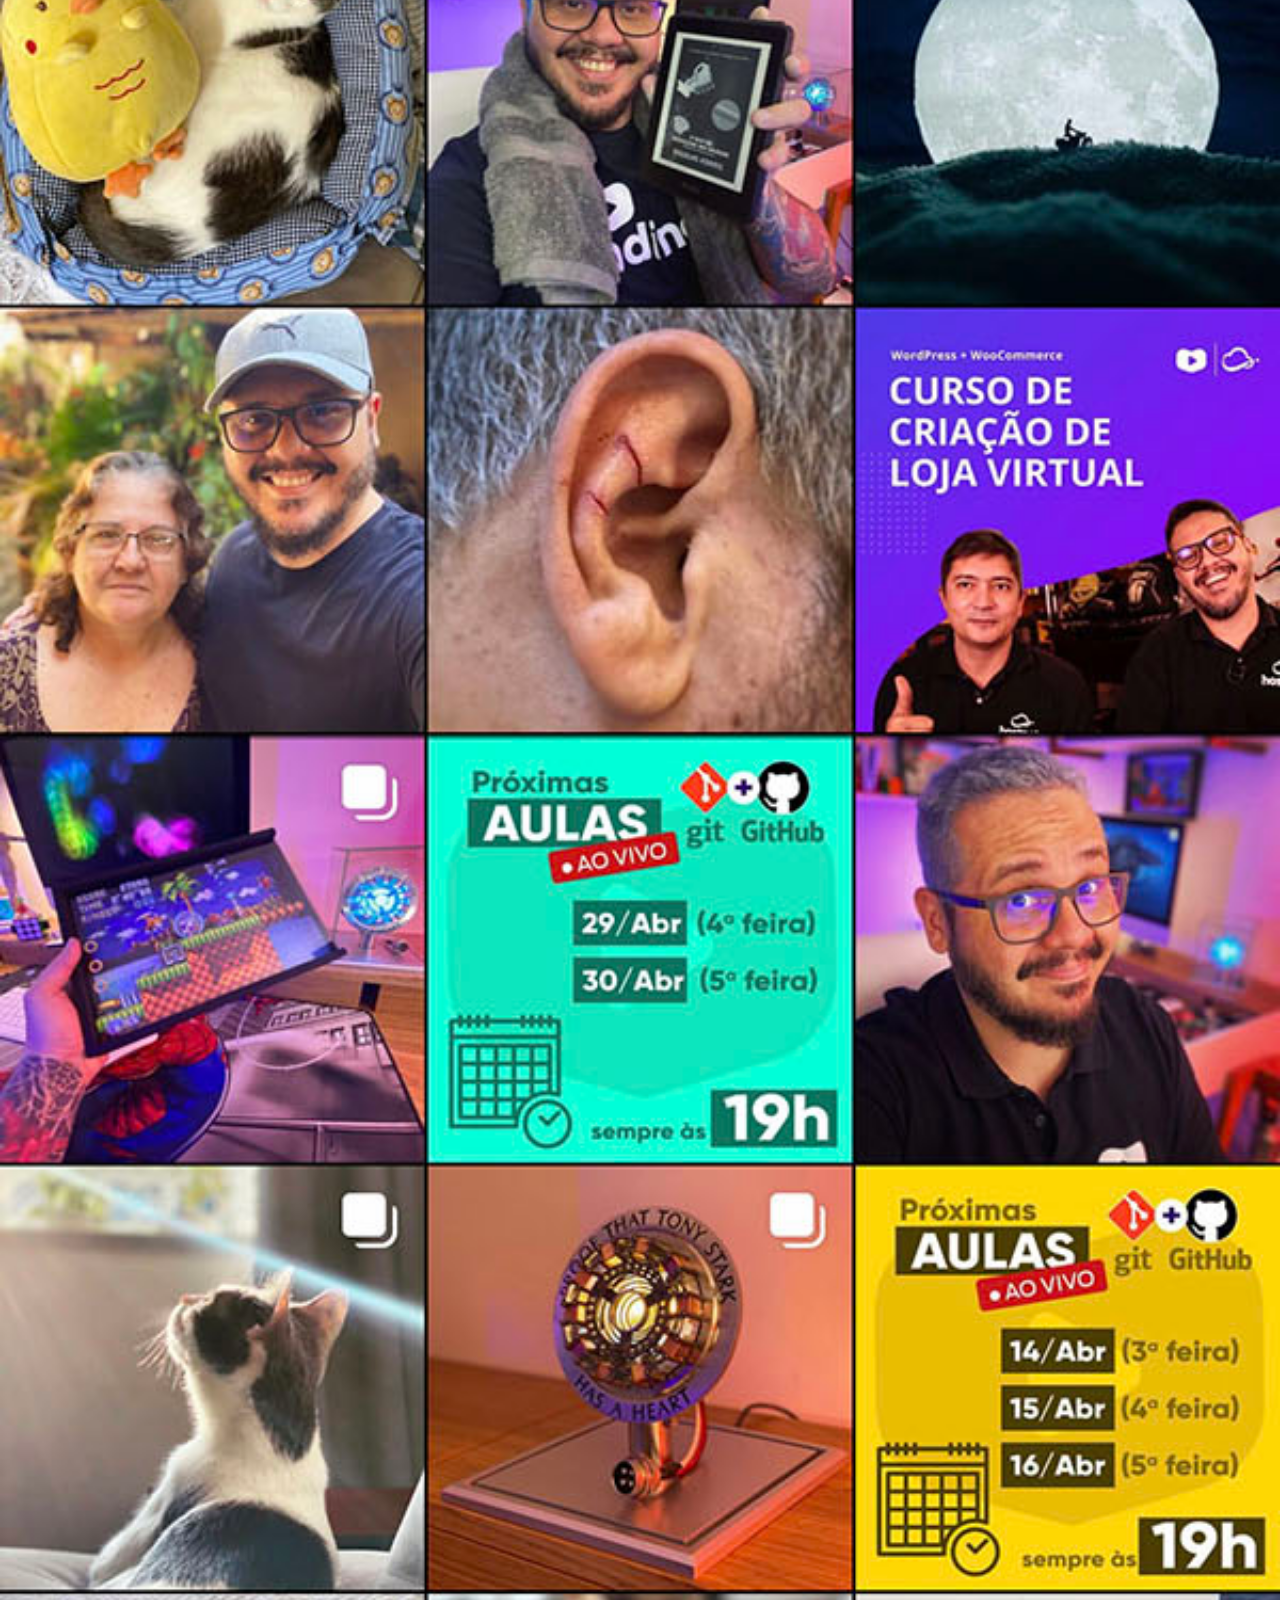
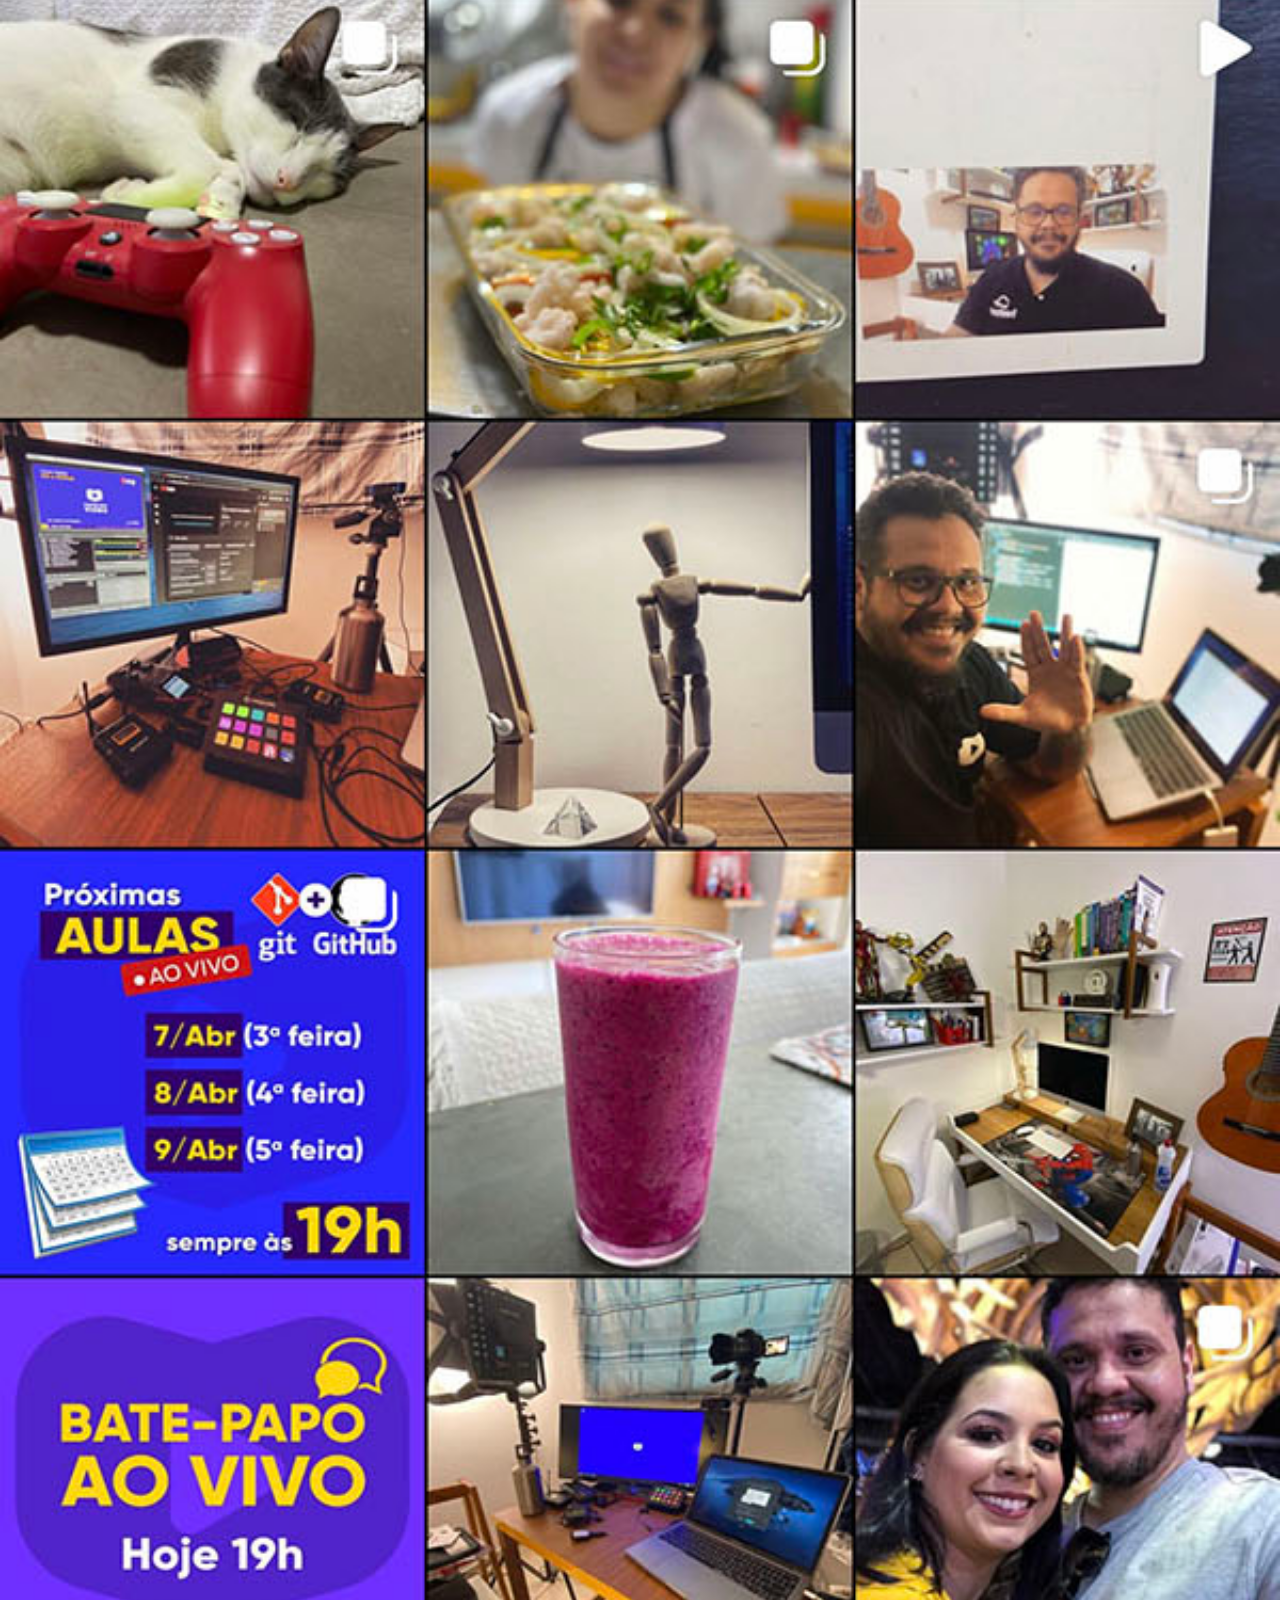
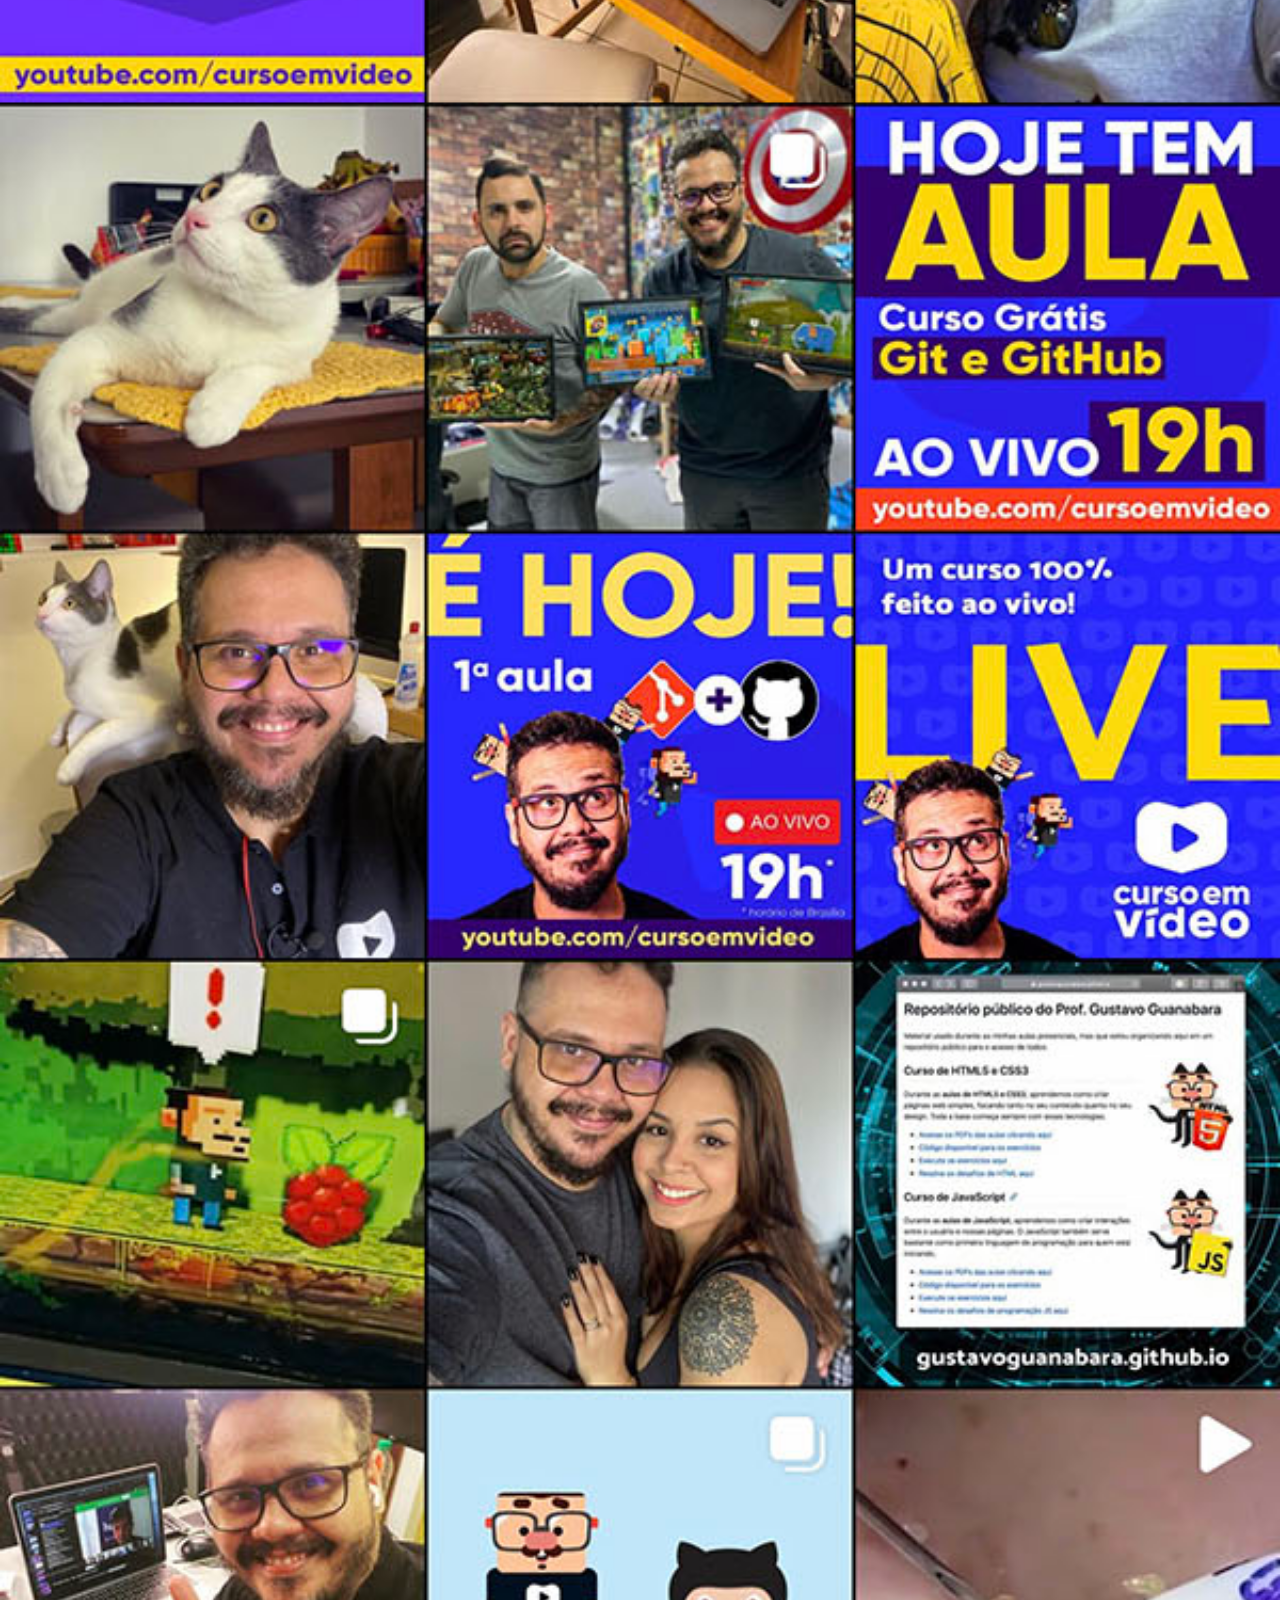
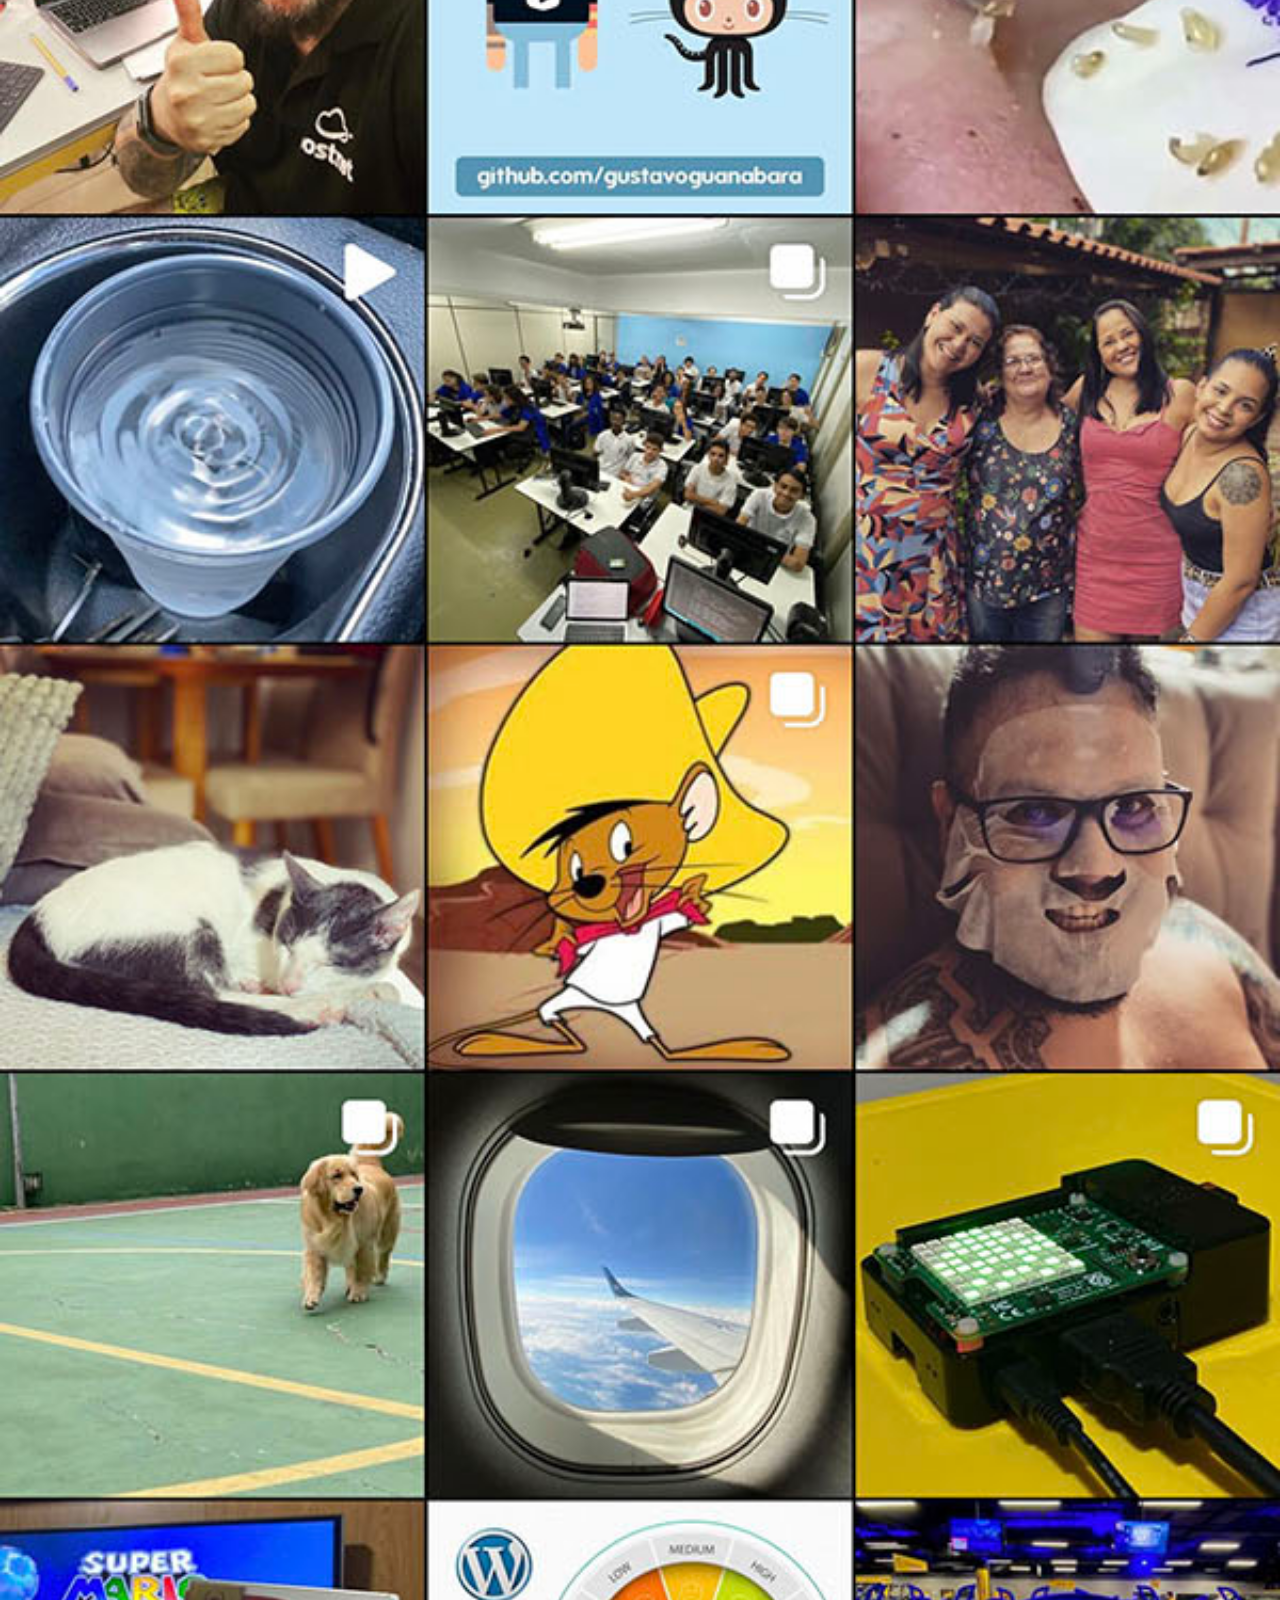
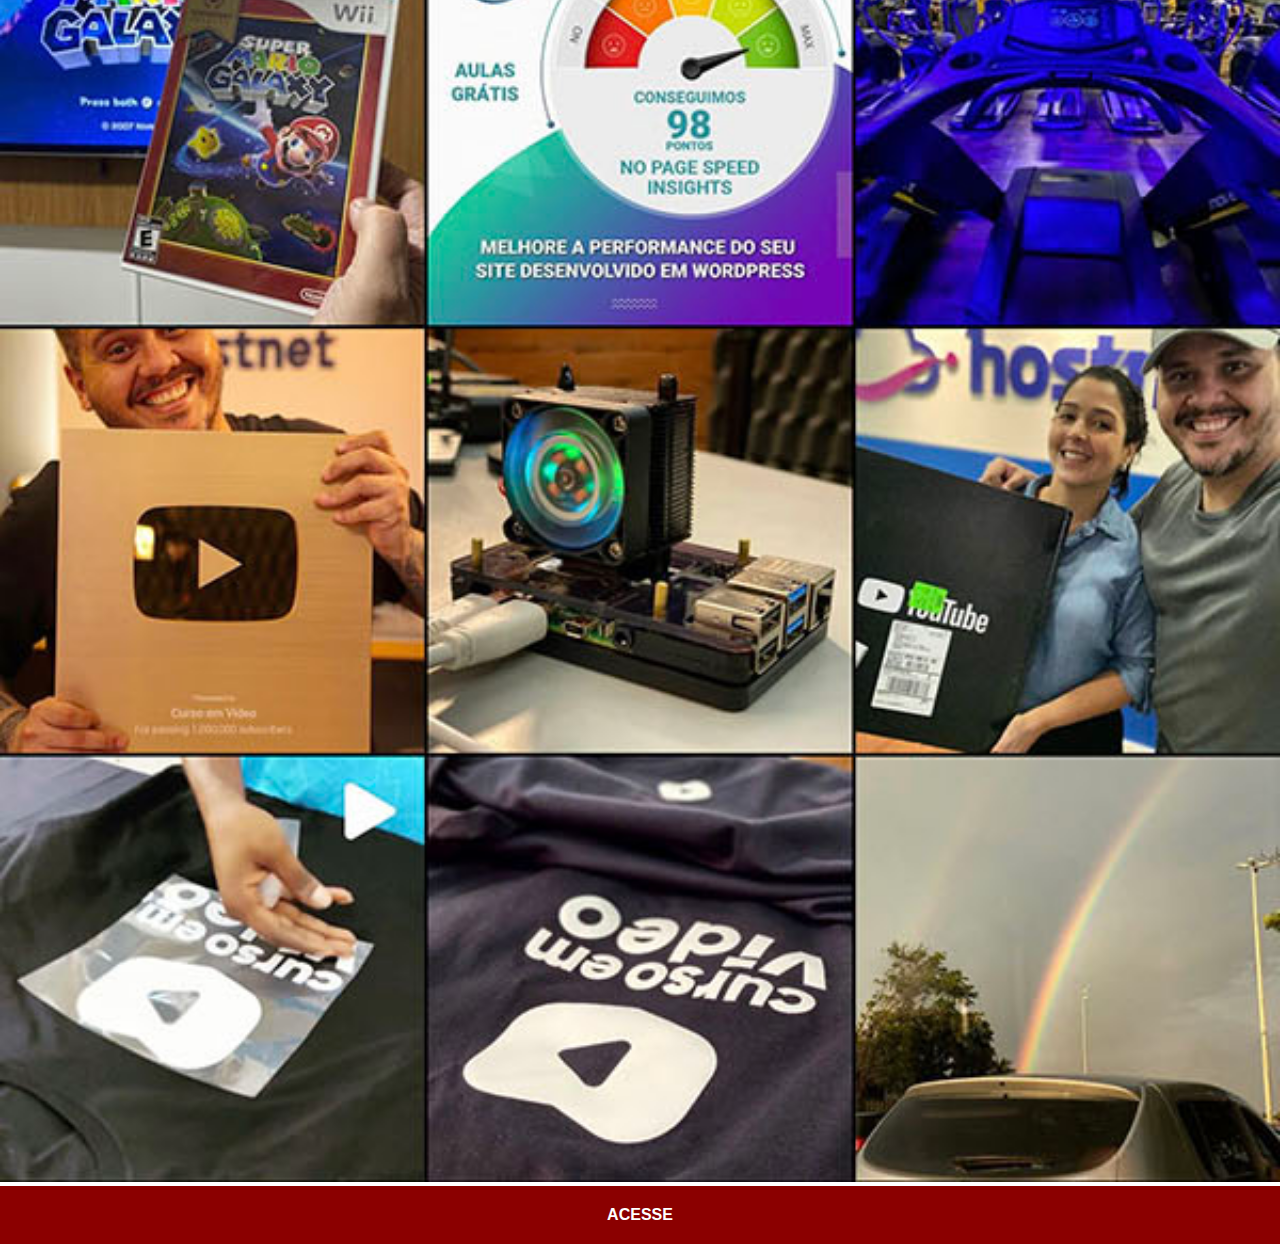
<file: redes/instagram.html>
<!DOCTYPE html>
<html lang="pt-br">
<head>
    <meta charset="UTF-8">
    <meta http-equiv="X-UA-Compatible" content="IE=edge">
    <meta name="viewport" content="width=device-width, initial-scale=1.0">
    <title>Instagram</title>
    <link rel="stylesheet" href="../estilos/social.css">
</head>
<body>
    <img src="../imagens/tela-instagram.jpg" alt="Instagram">
    <a href="https://www.instagram.com/" target="_blank">ACESSE</a>
</body>
</html>
</file>
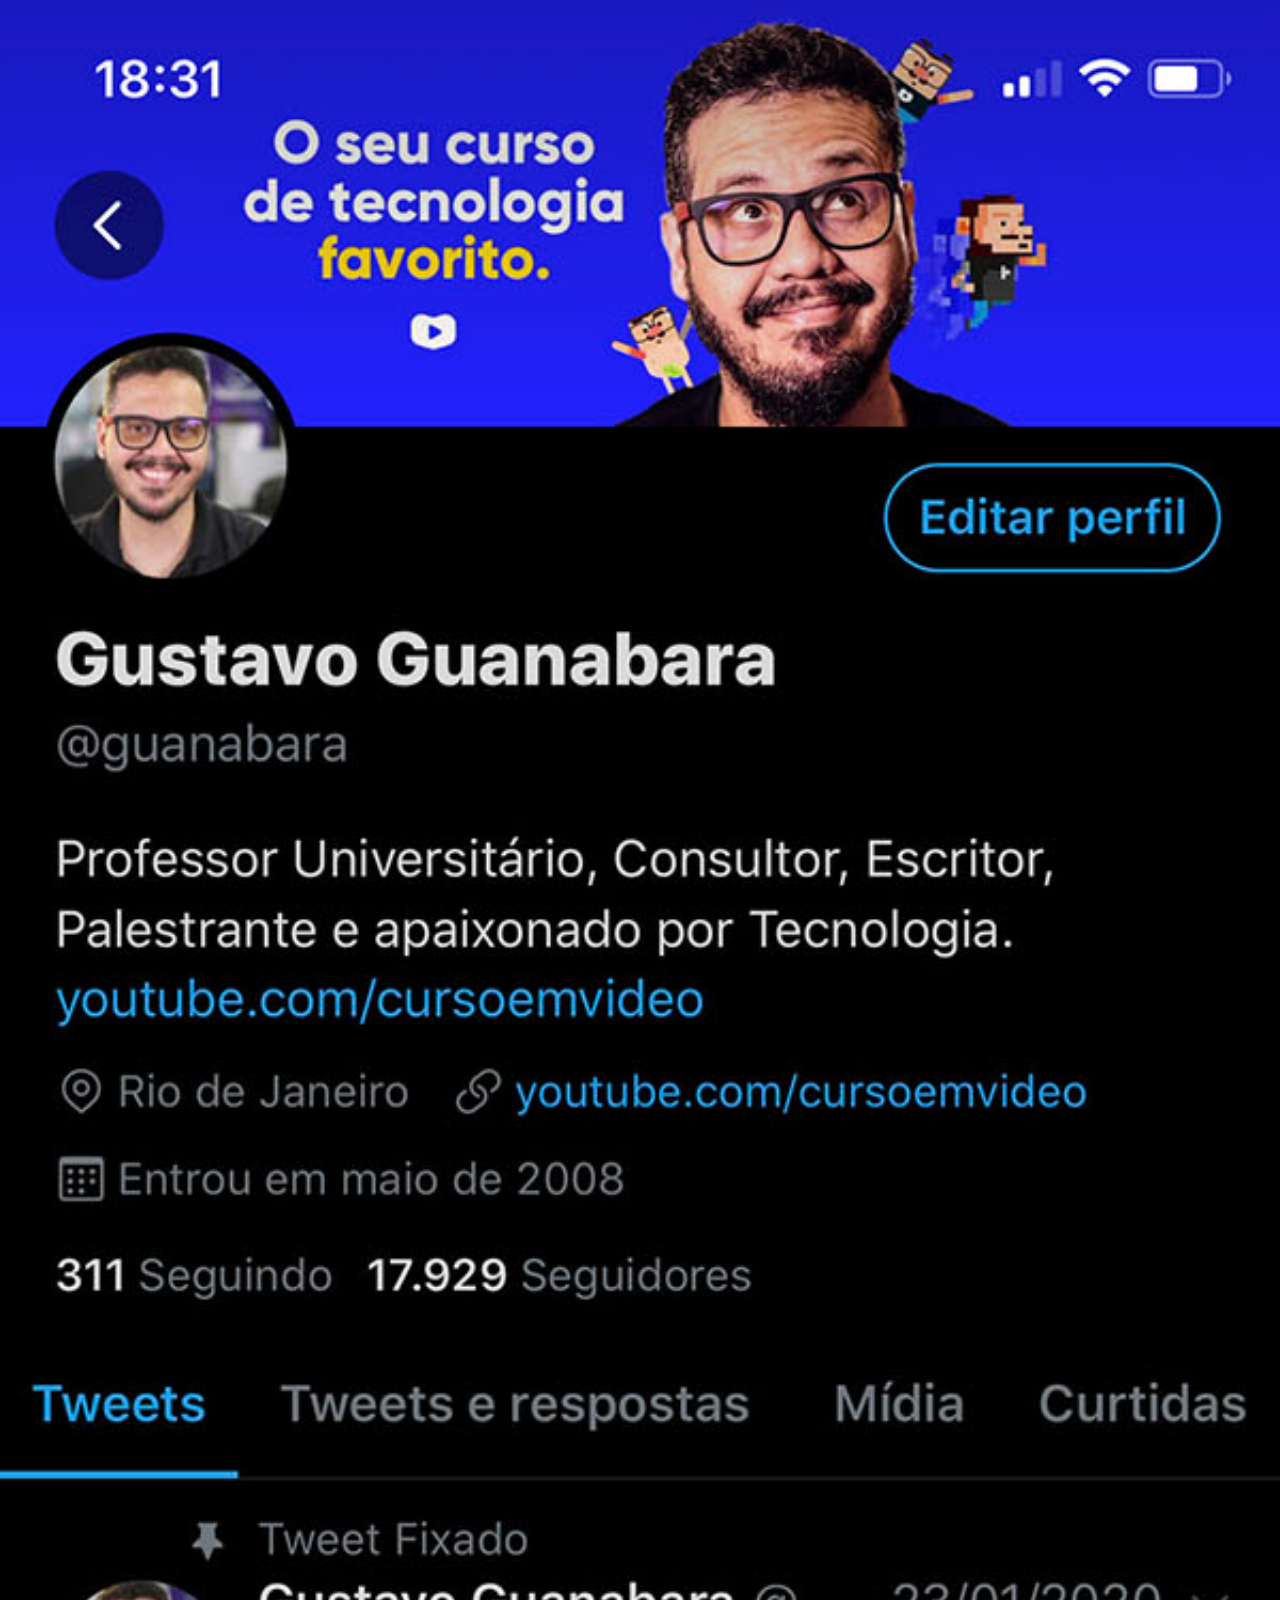
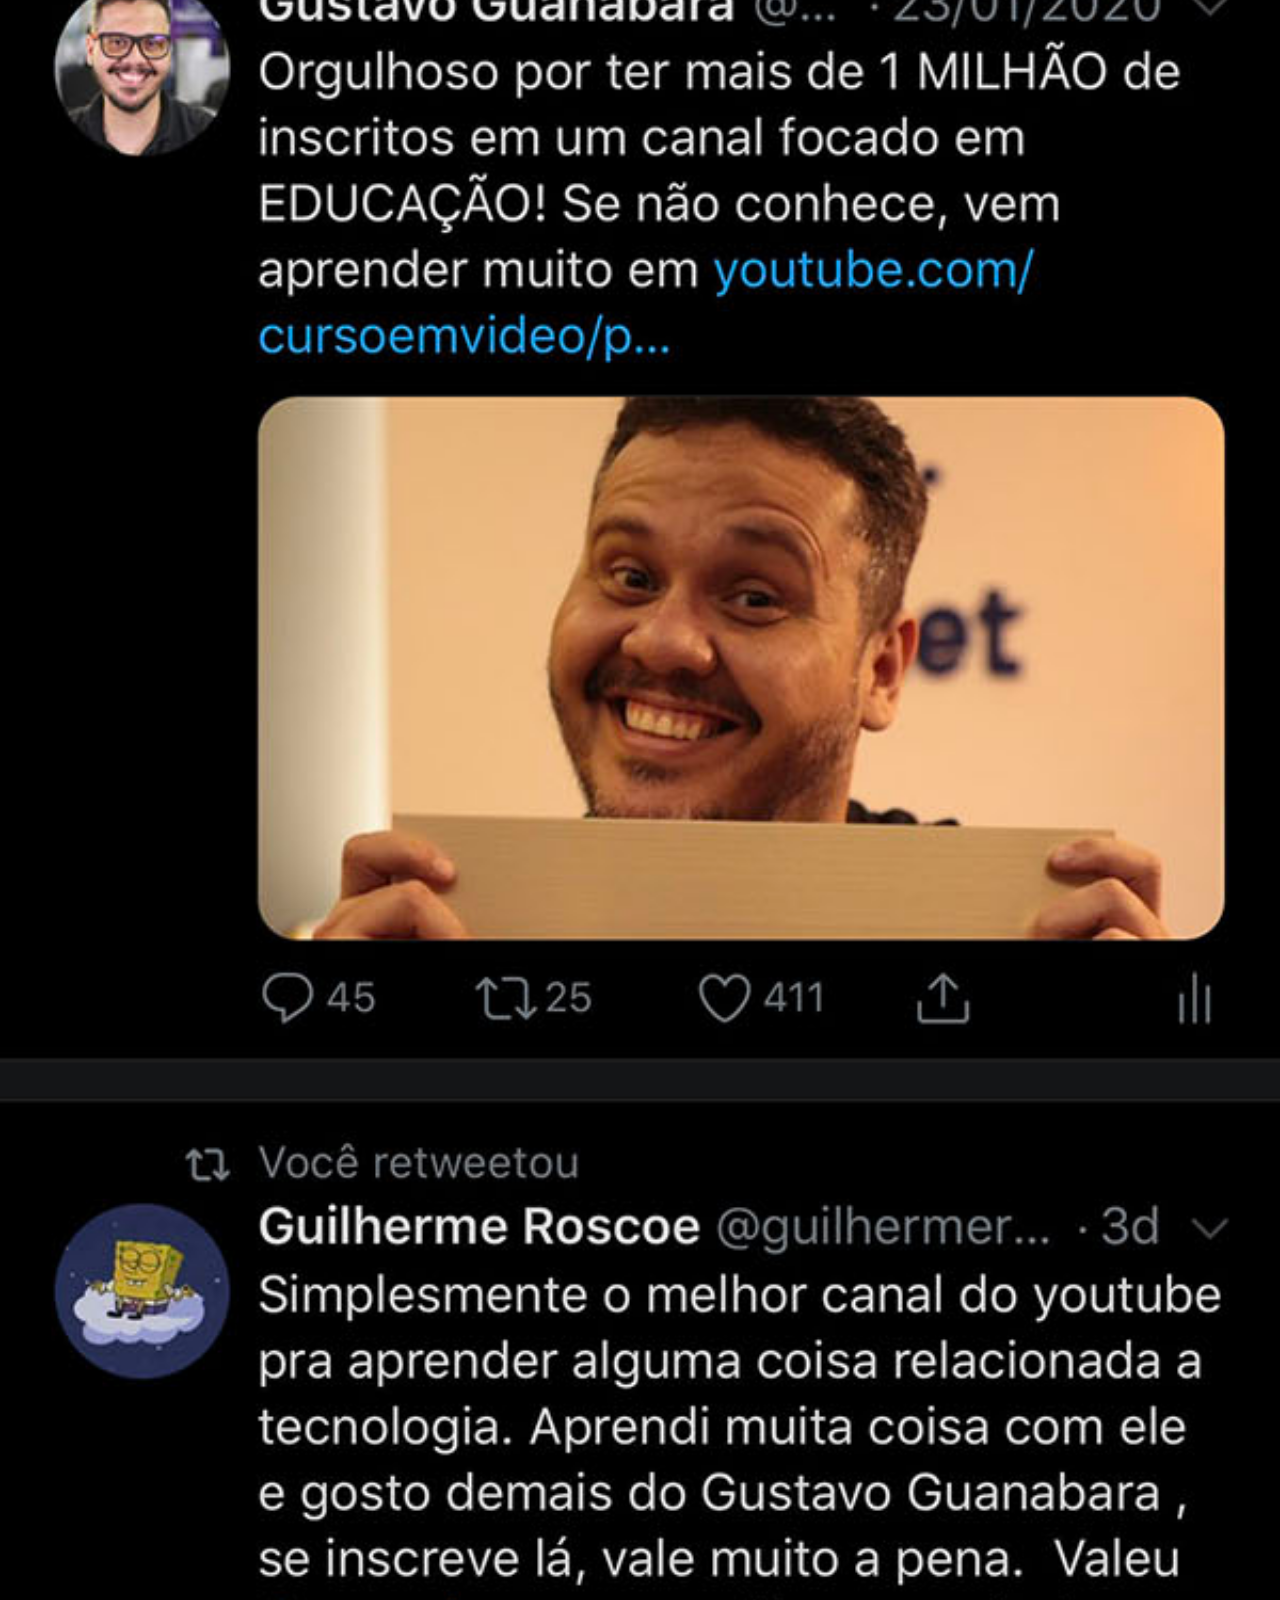
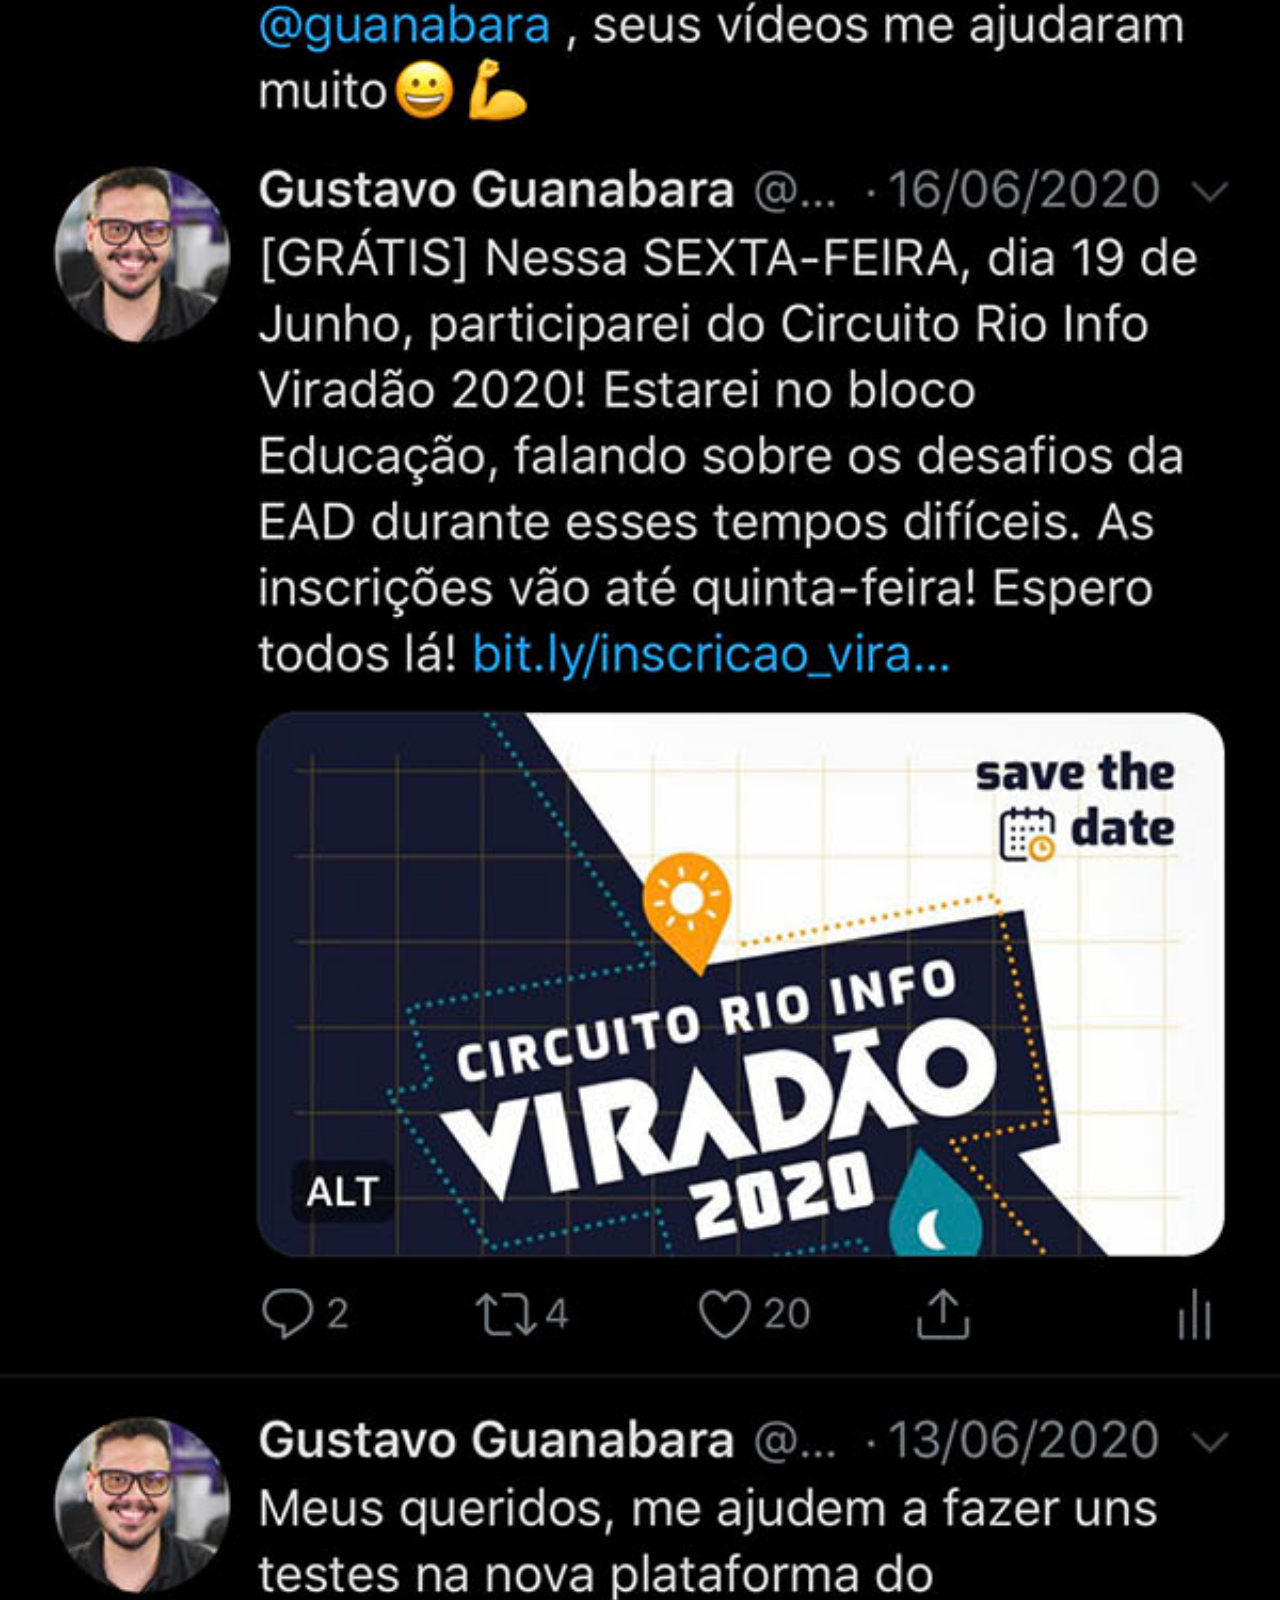
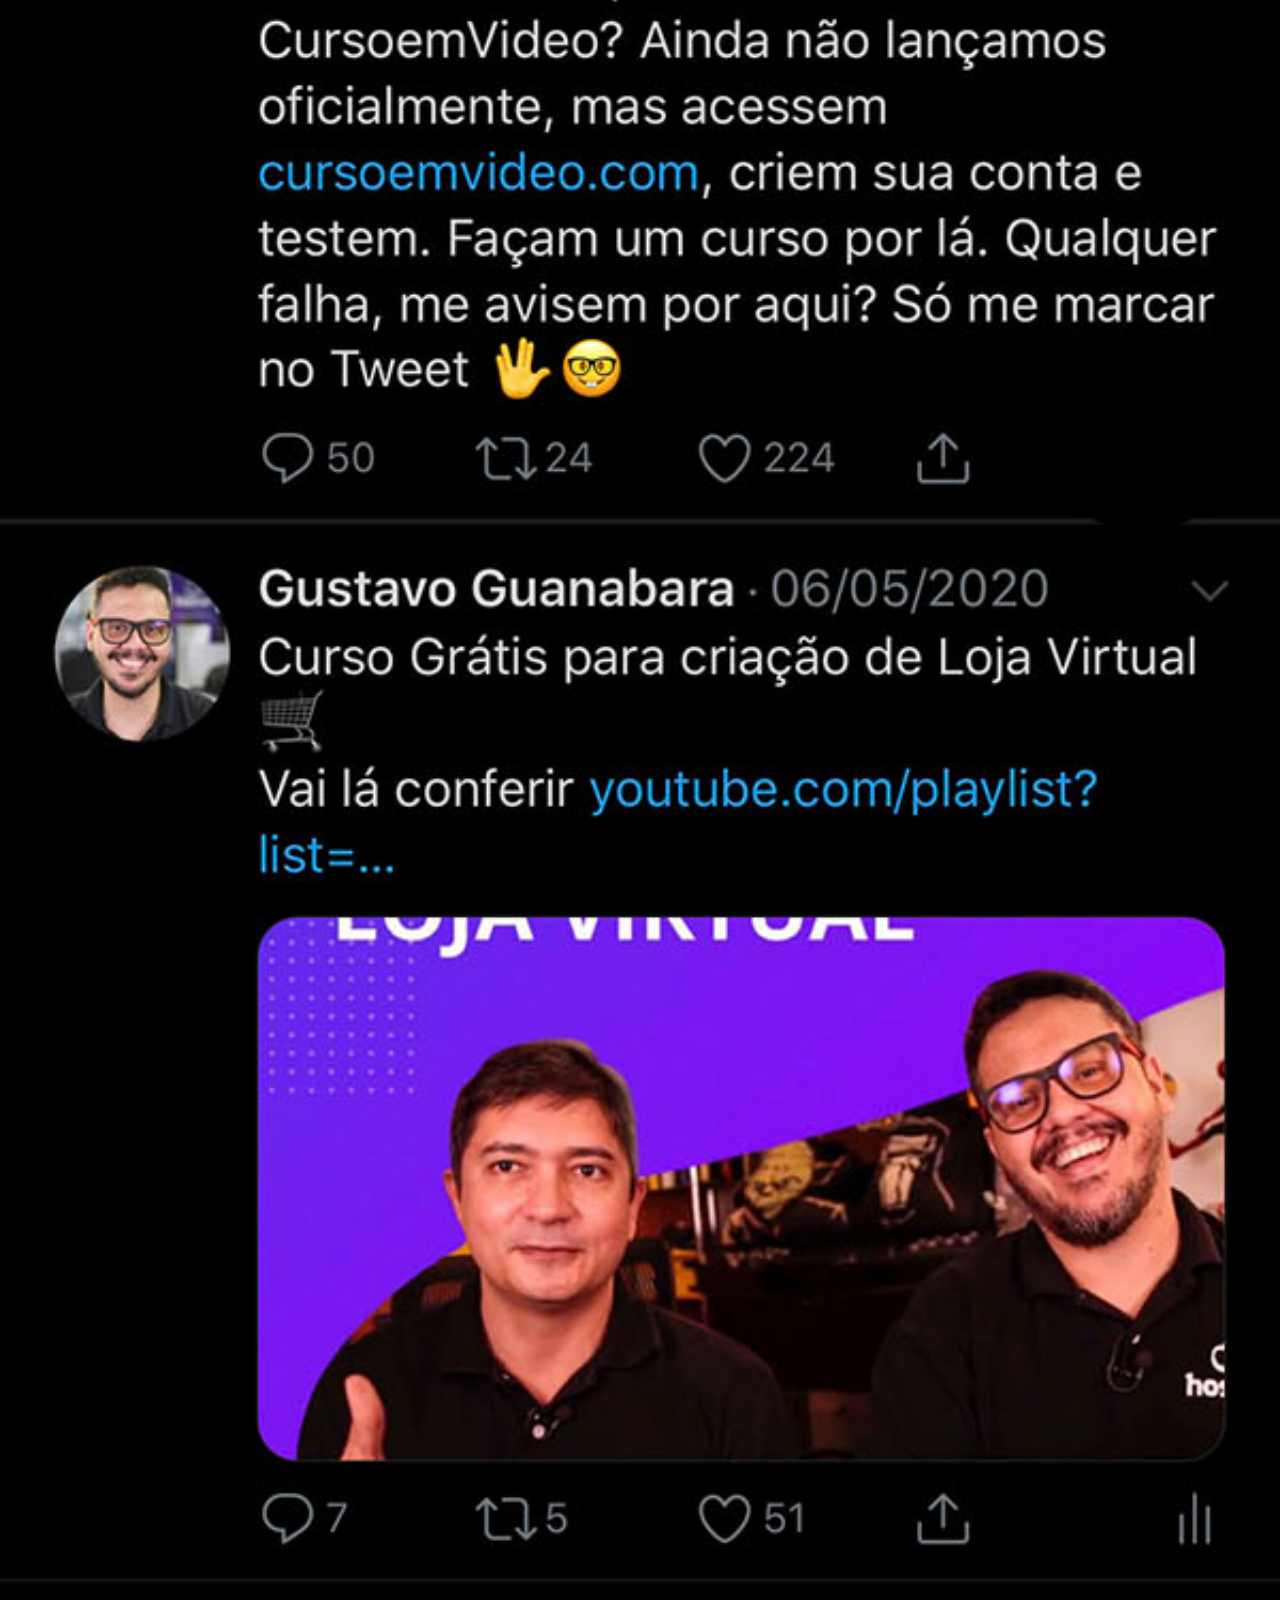
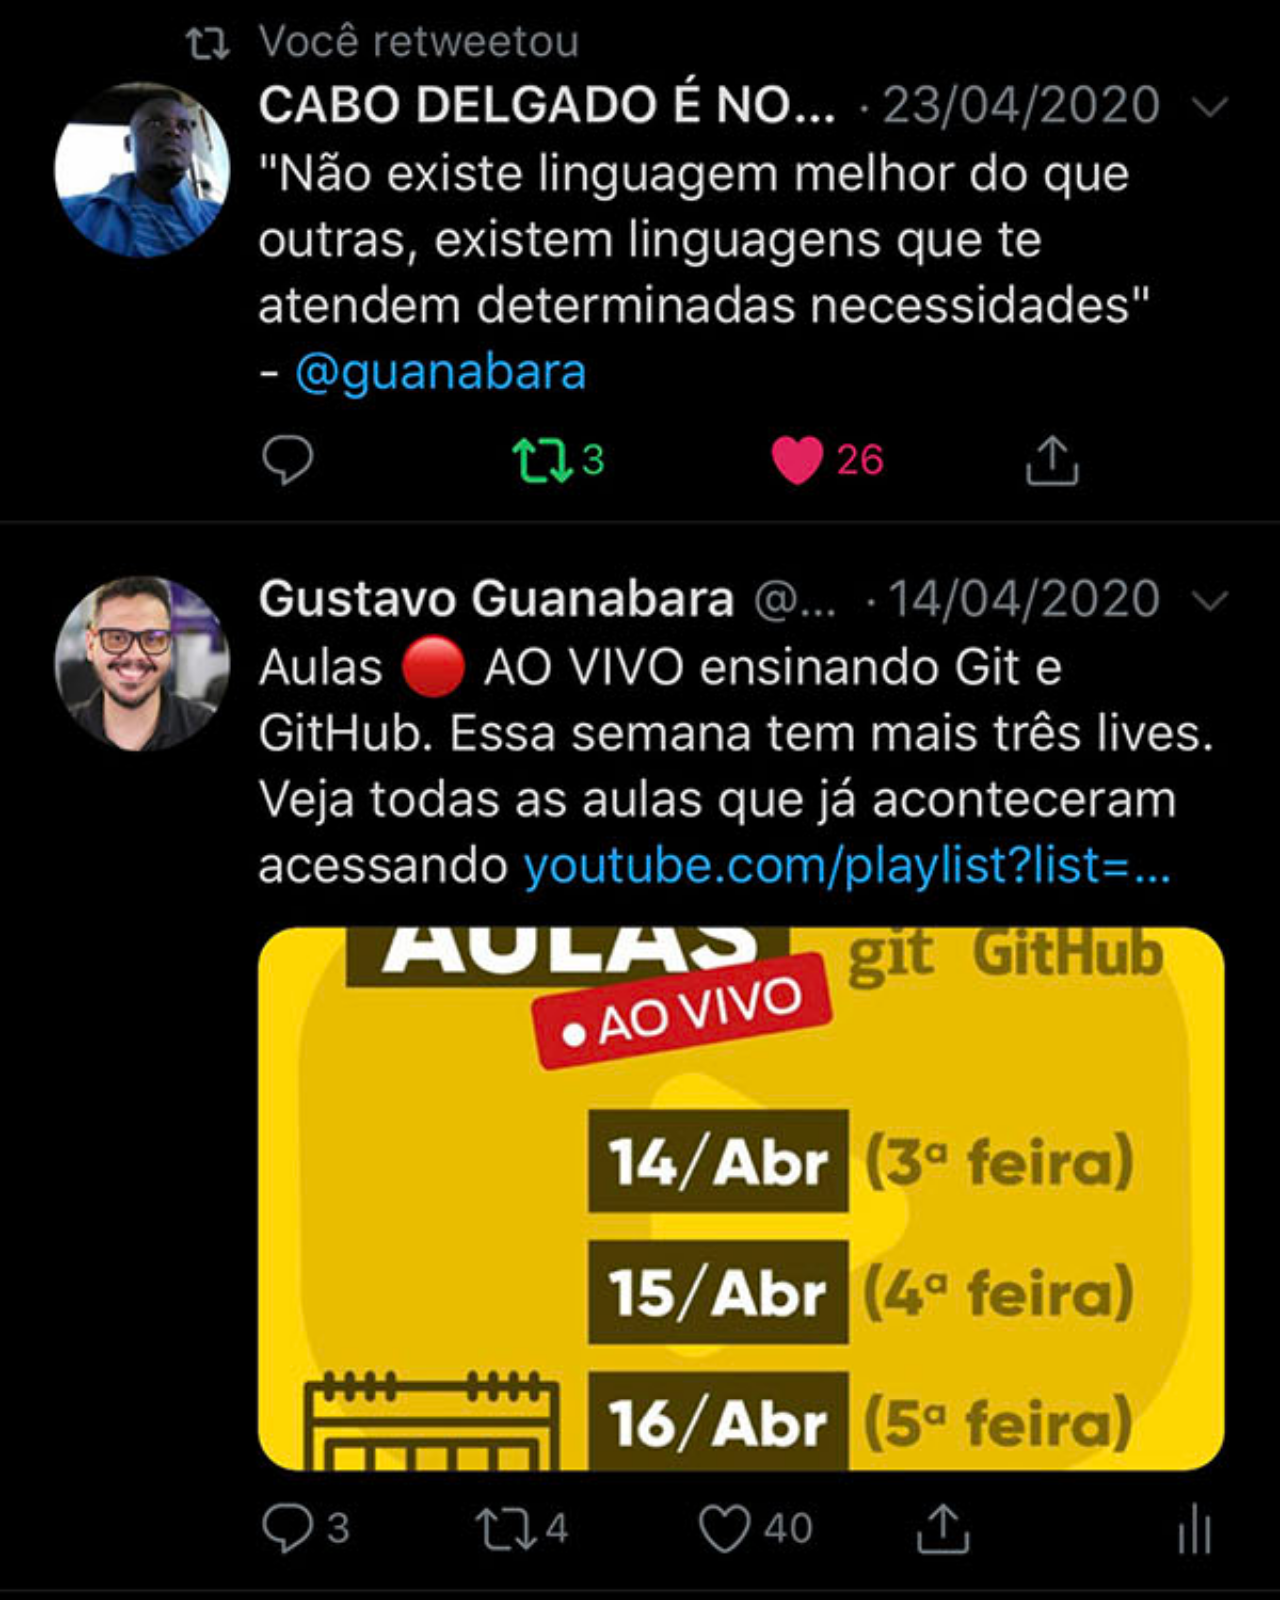
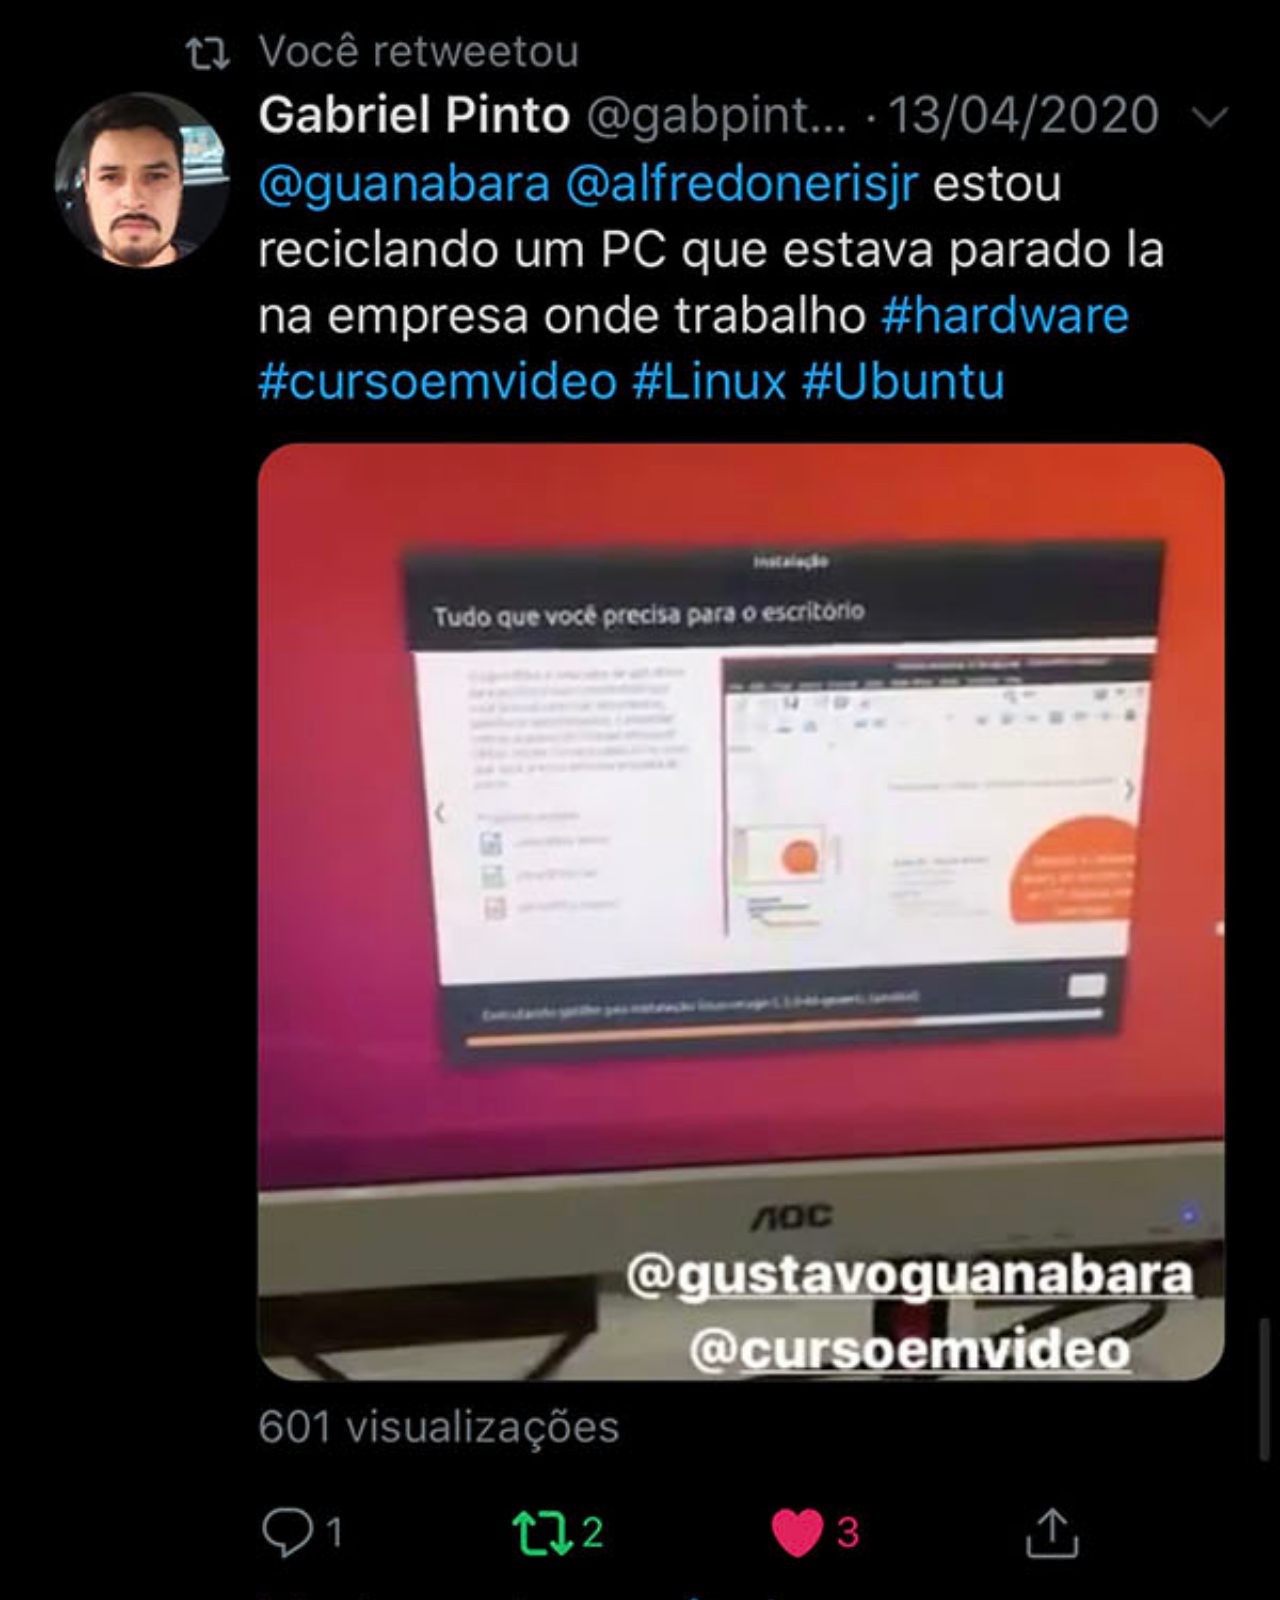
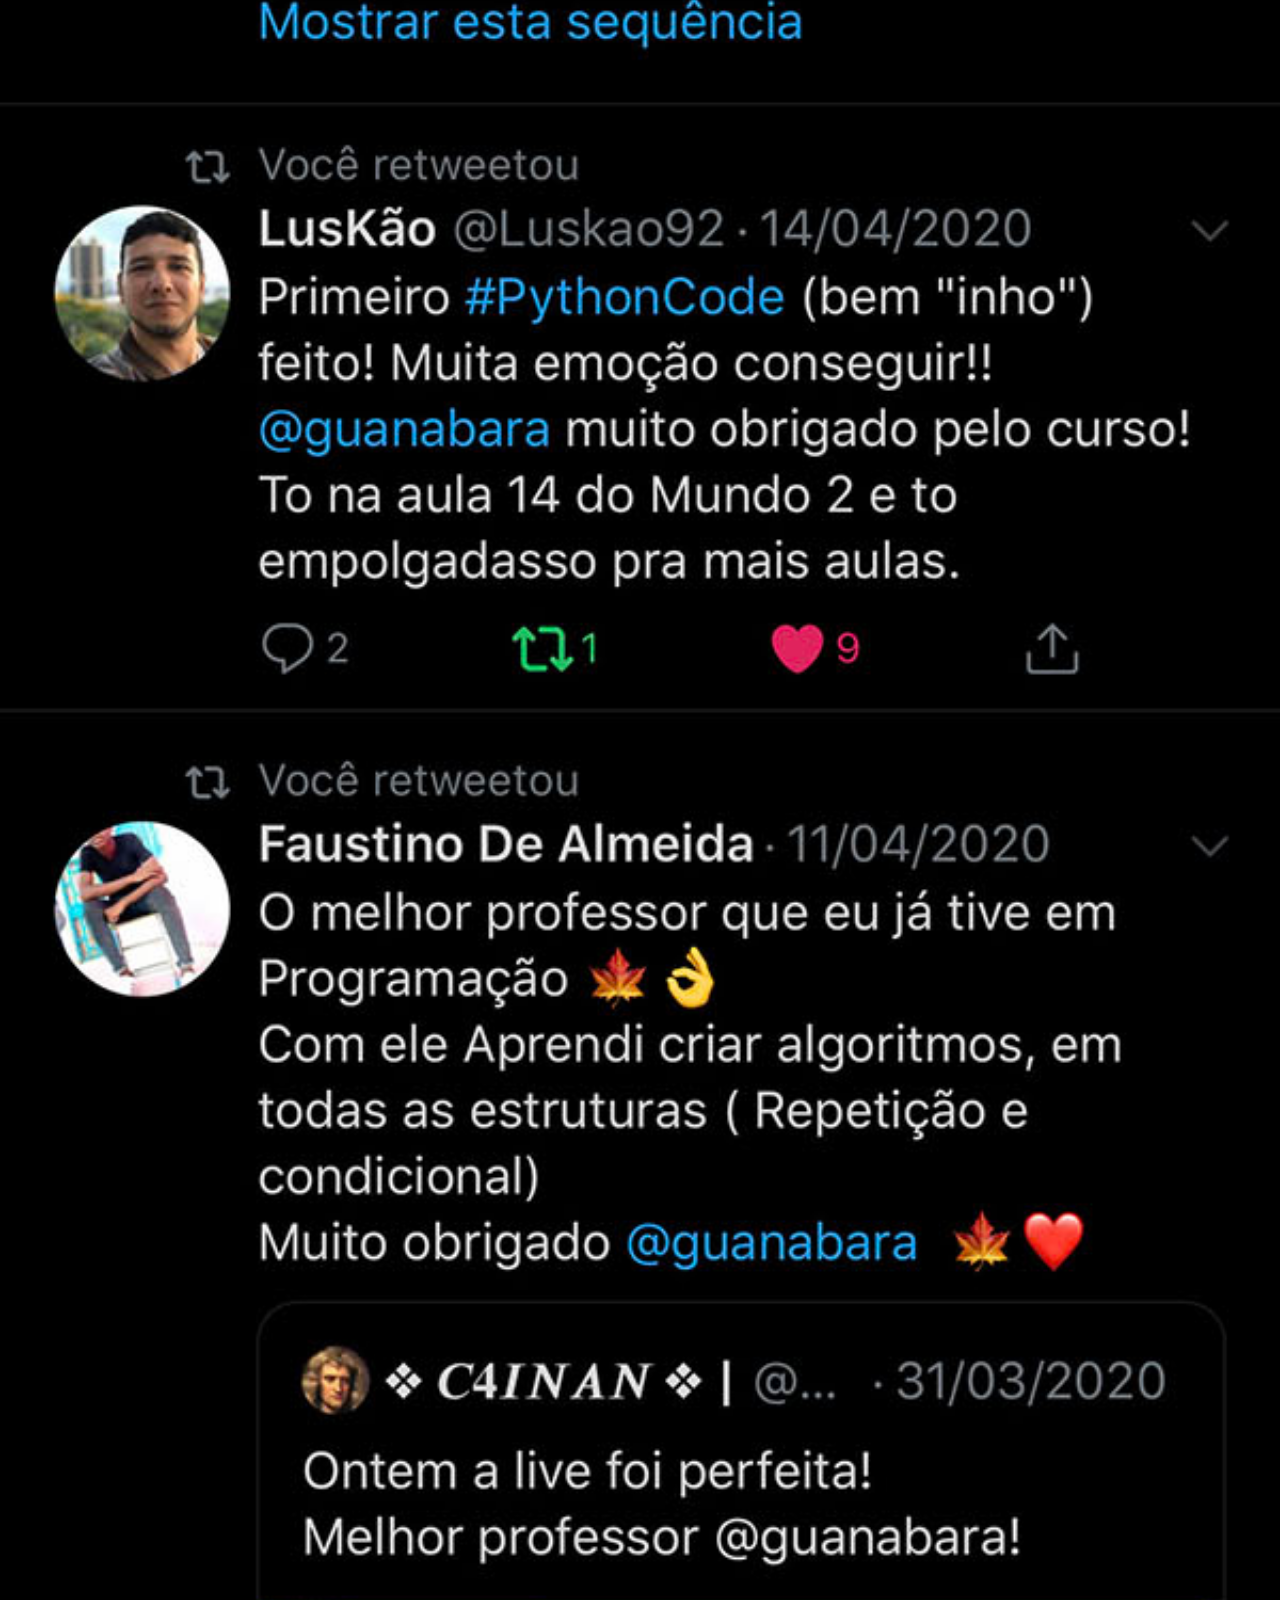
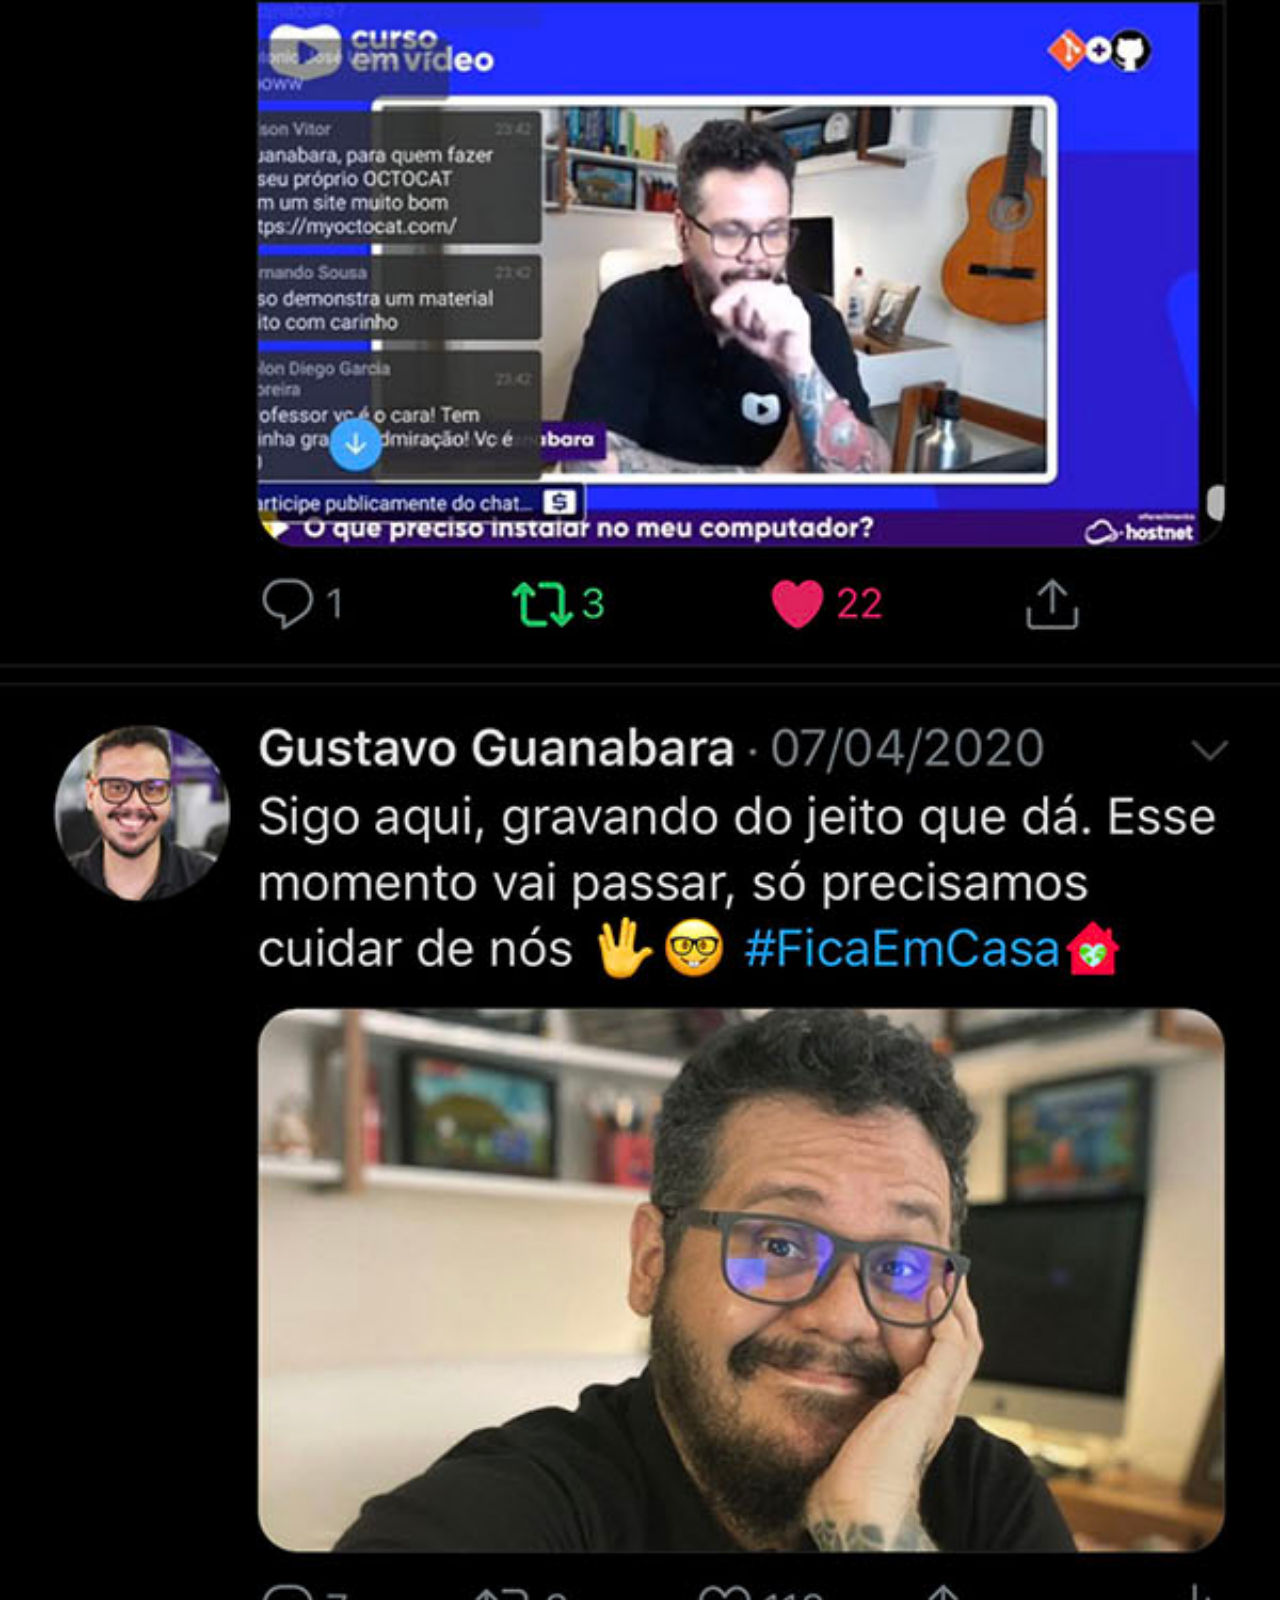
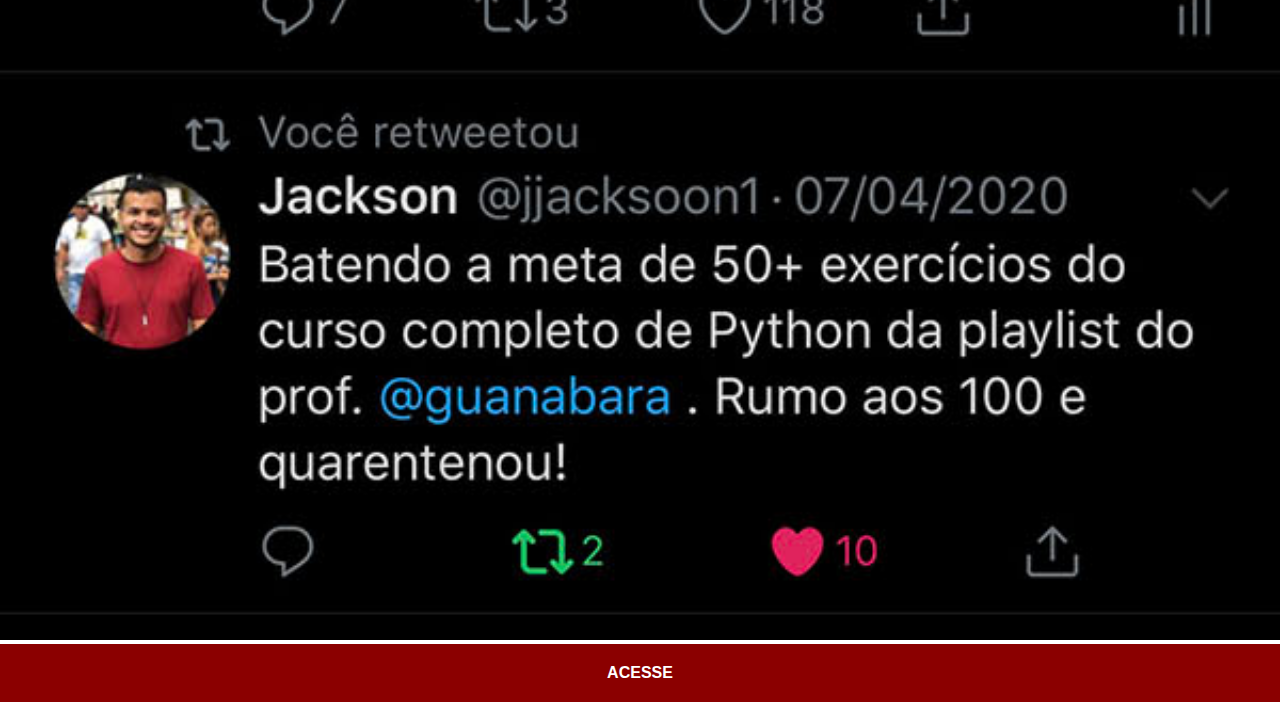
<file: redes/twitter.html>
<!DOCTYPE html>
<html lang="pt-br">
<head>
    <meta charset="UTF-8">
    <meta http-equiv="X-UA-Compatible" content="IE=edge">
    <meta name="viewport" content="width=device-width, initial-scale=1.0">
    <title>Twitter</title>
    <link rel="stylesheet" href="../estilos/social.css">
</head>
<body>
    <img src="../imagens/tela-twitter.jpg" alt="Twitter">
    <a href="https://twitter.com/gustavoutavo" target="_blank">ACESSE</a>
</body>
</html>
</file>
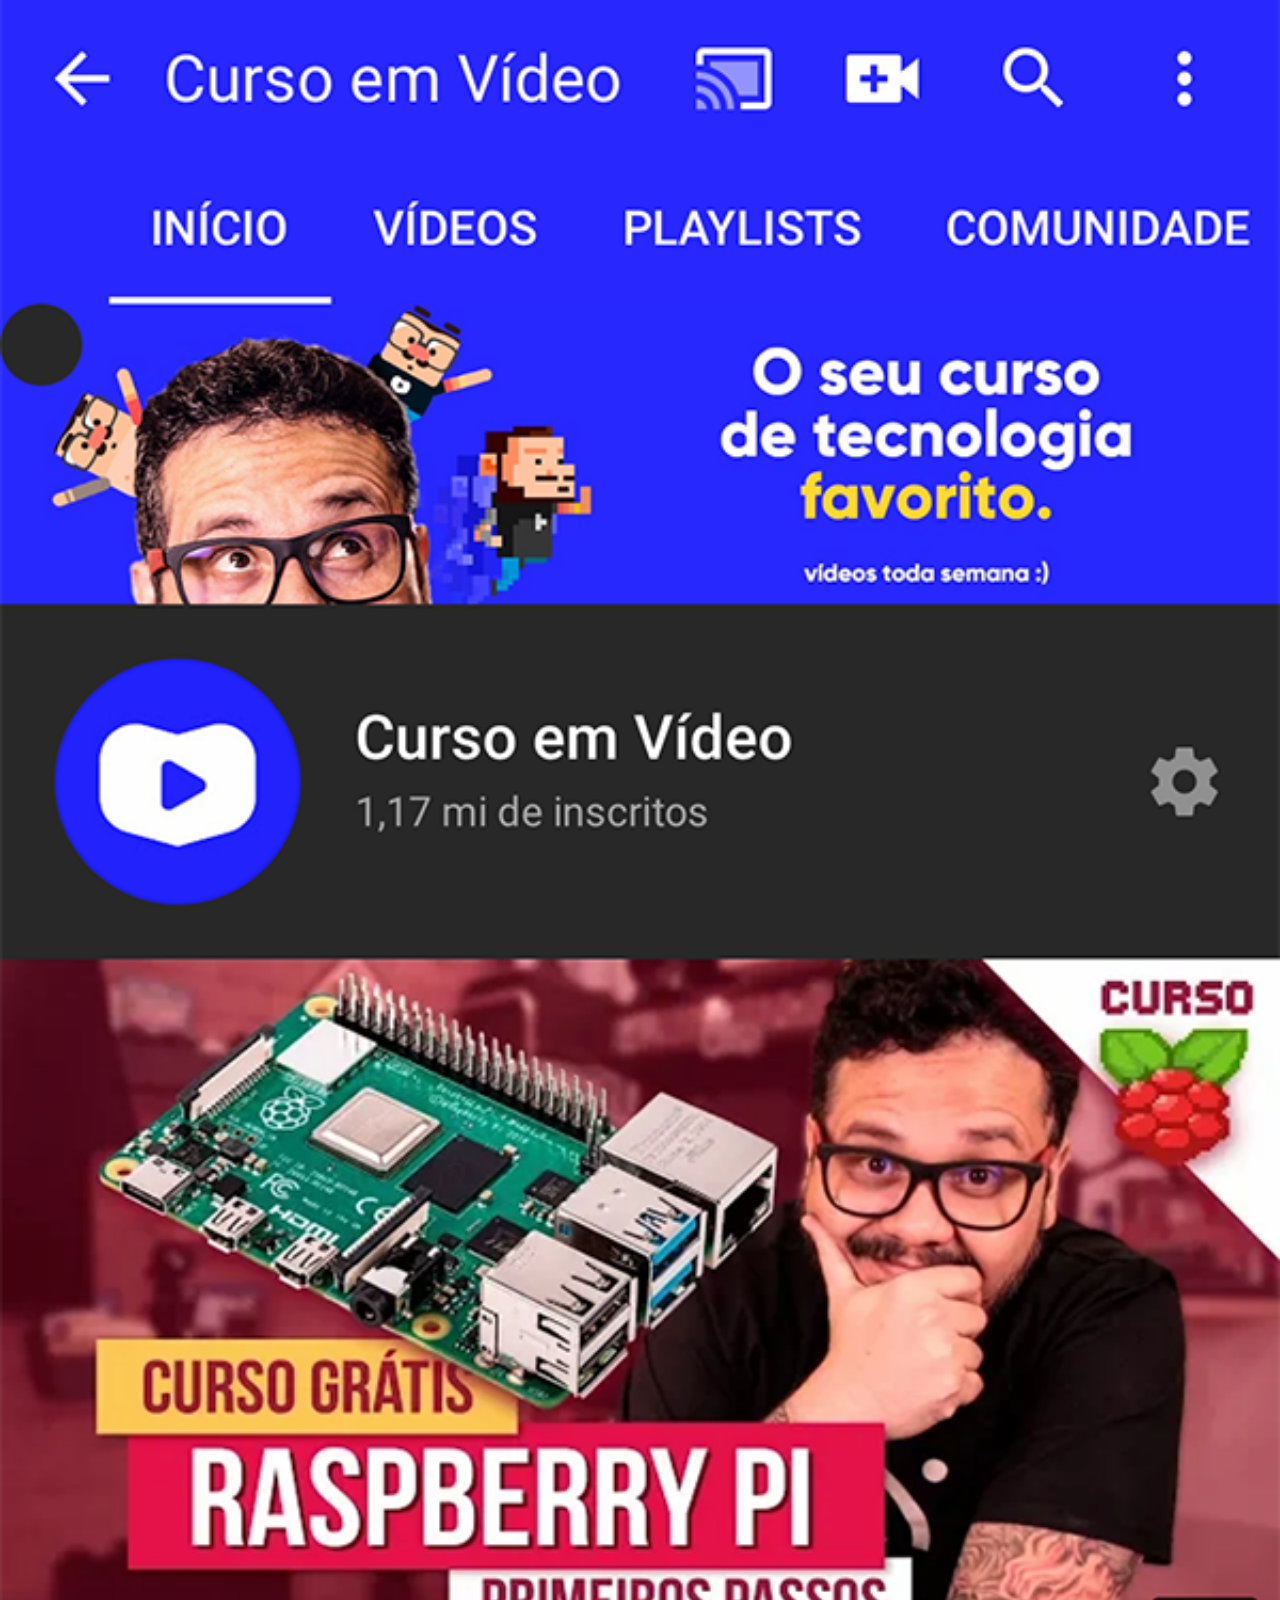
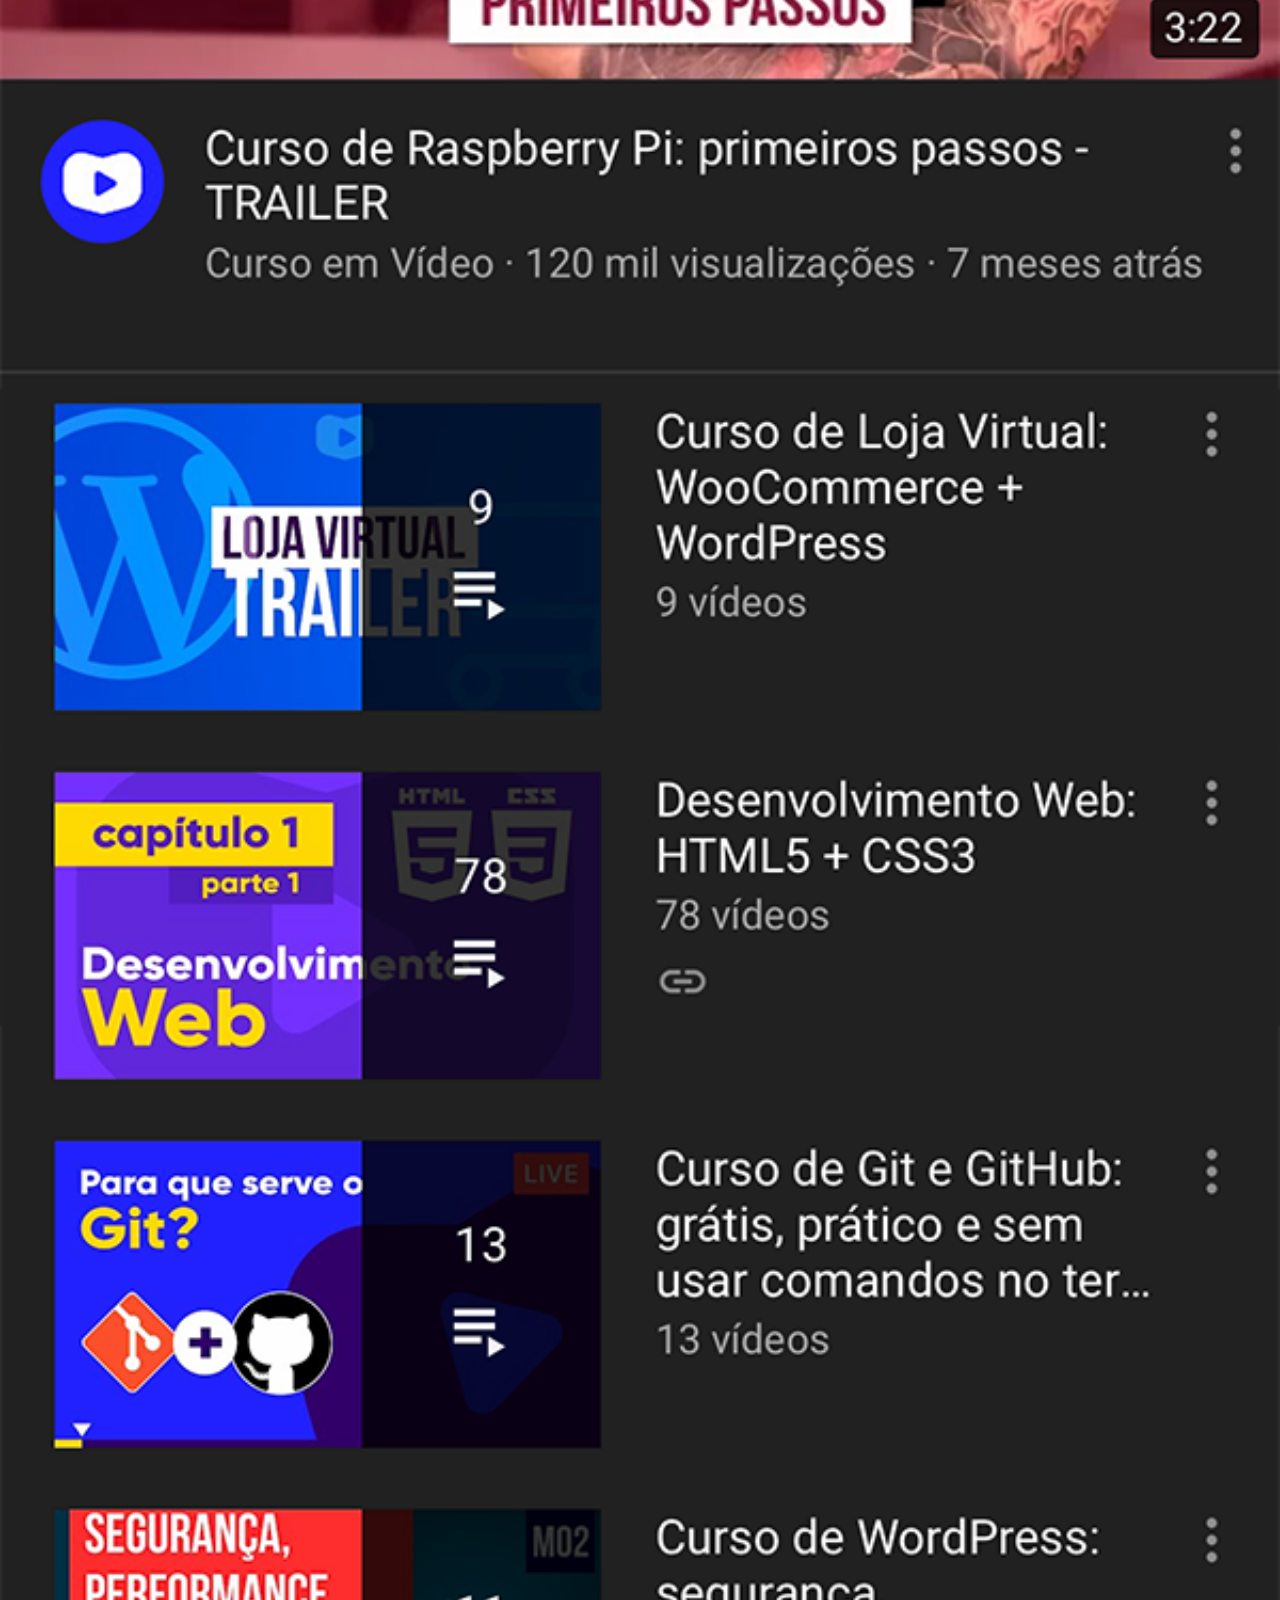
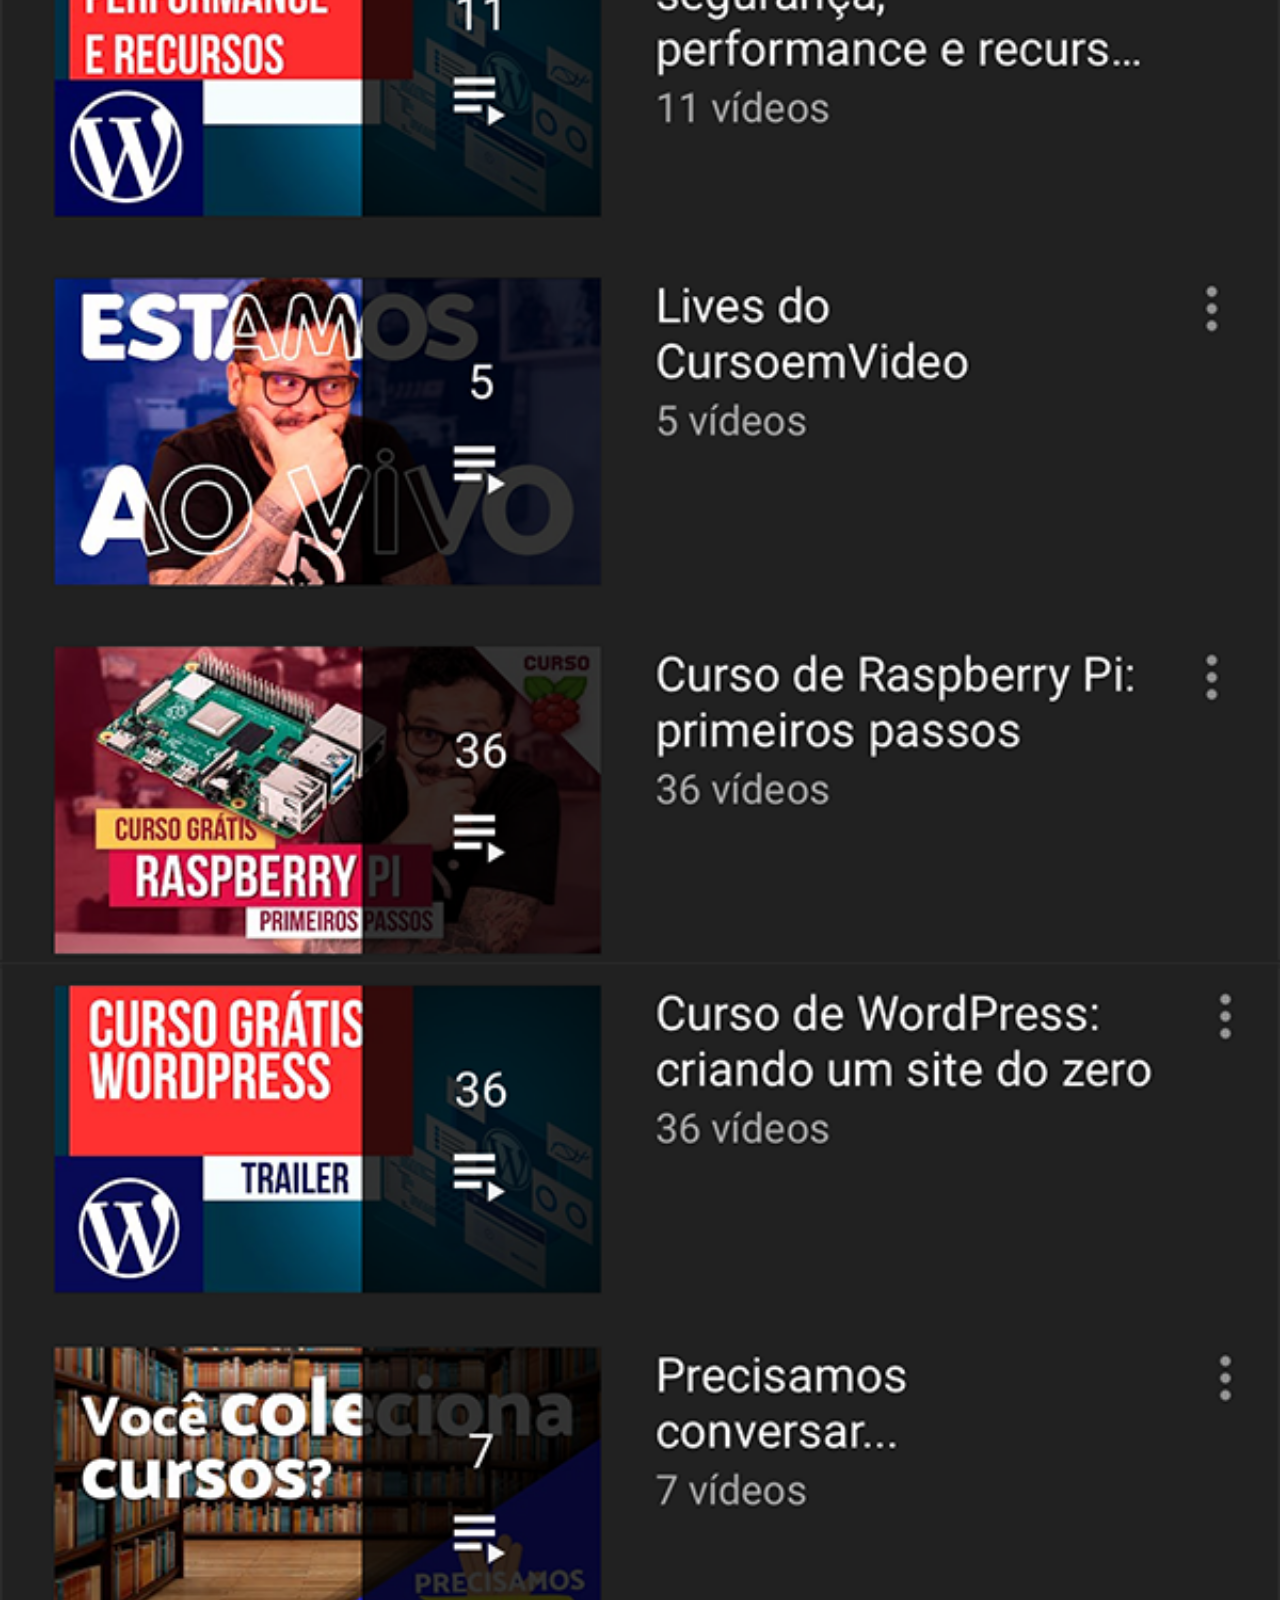
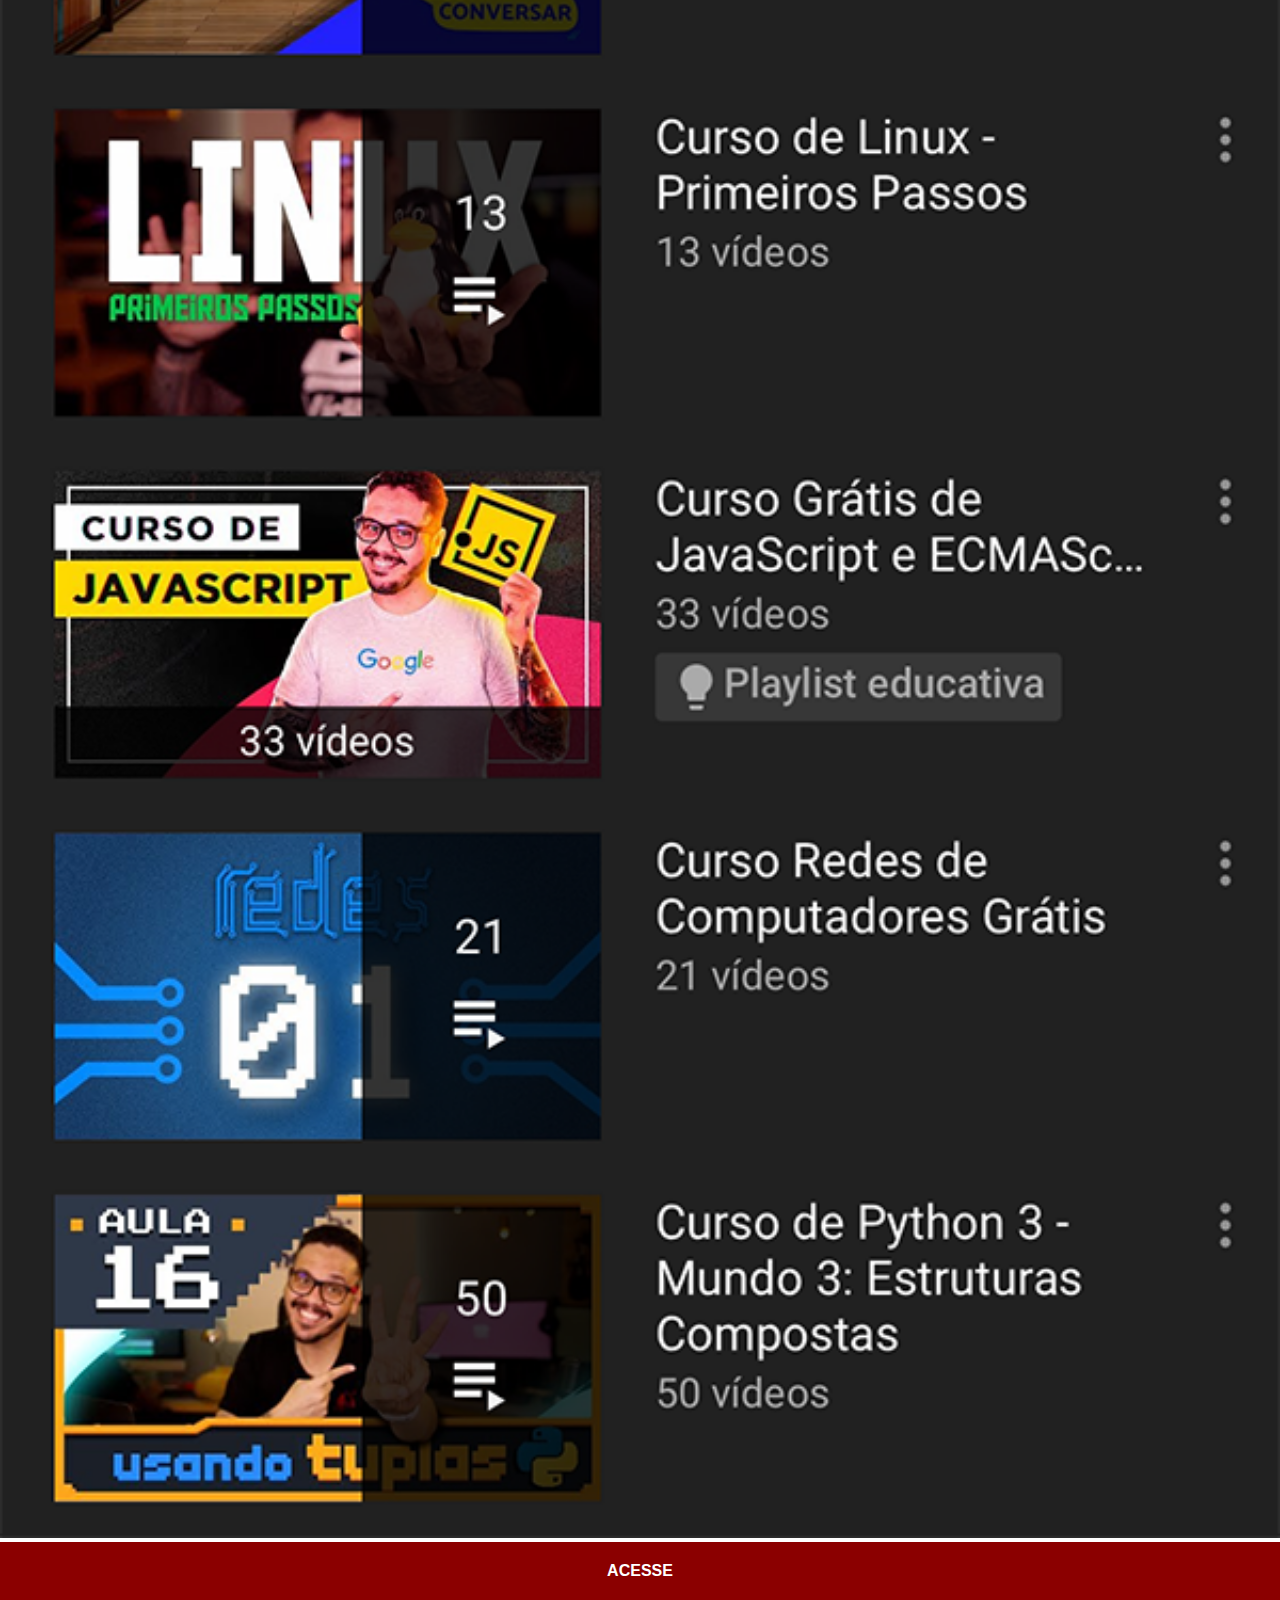
<file: redes/youtube.html>
<!DOCTYPE html>
<html lang="pt-br">
<head>
    <meta charset="UTF-8">
    <meta http-equiv="X-UA-Compatible" content="IE=edge">
    <meta name="viewport" content="width=device-width, initial-scale=1.0">
    <title>Youtube</title>
    <link rel="stylesheet" href="../estilos/social.css">
</head>
<body>
    <img src="../imagens/tela-youtube.png" alt="YouTube">
    <a href="https://www.youtube.com/cursoemvideo" target="_blank">ACESSE</a>
</body>
</html>
</file>
<file: estilos/style.css>
@charset  "UTF-8";

*{
    margin: 0px;
    padding: 0px;
    font-family: Arial, Helvetica, sans-serif;
}

html, body{
    height: 100vh;
    width: 100vw;
    background-color: black;
}

body{
    background: url('../imagens/fundo-madeira.jpg') no-repeat top center;
    background-size: cover;
    background-attachment: fixed;
}
main{
    position: relative;
    height: 100vh;
    width: 100vw;
}

section#telefone{
    position: absolute;
    top: 50%;
    left: 50%;
    transform: translate(-50%, -50%);

    height: 627px;
    width: 311px;
    background-color: blue;
    background: url('../imagens/frame-iphone.png') no-repeat;

}

iframe#tela{
    position: relative;
    top: 80px;
    left: 22px;

    width: 267px;
    height: 471px;
}

section#redes-sociais{
    text-align: right;
}

section#redes-sociais img{
    width: 50px;
    margin: 10px;
    border-radius: 100%;
    box-shadow: 2px 2px 5px rgba(0, 0, 0, 0.404);
    box-sizing: border-box;
}

section#redes-sociais img:hover{
    border: 2px solid rgba(255, 255, 255, 0.63);
    transform: translate(-3px, -3px);
    box-shadow: 5px 5px 10px brgba(0, 0, 0, 0.604);
    transition: transform .5s;
}
</file>
<file: estilos/social.css>
*{
    margin: 0px;
    padding: 0px;
    font-family: Arial, Helvetica, sans-serif;
}

::-webkit-scrollbar{
    width: 0px;
    height: 0px;
}
img{
    width: 100vw;
}

a{
    display: block;
    background-color: darkred;
    color: white;
    padding: 20px;
    text-align: center;
    font-weight: bolder;
    text-decoration: none;
}

a:hover{
    background-color: red;
}
</file>
